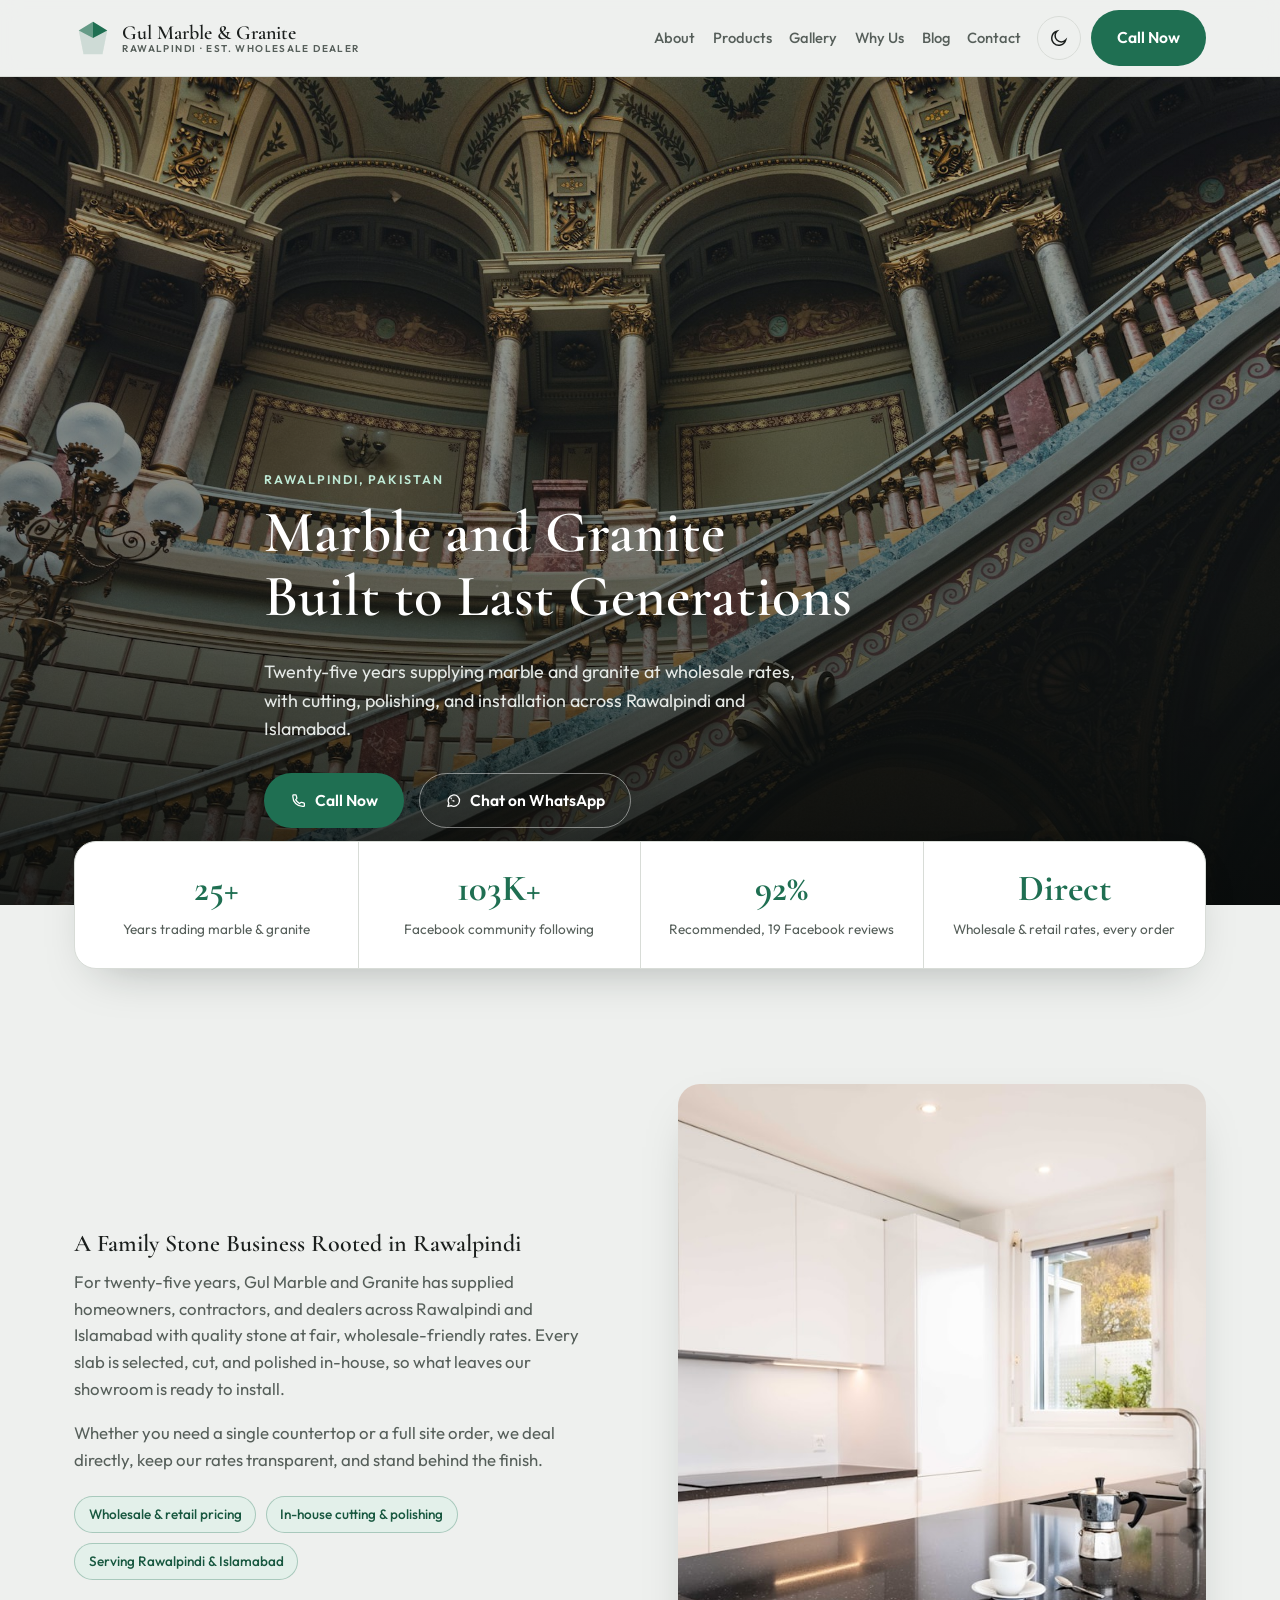
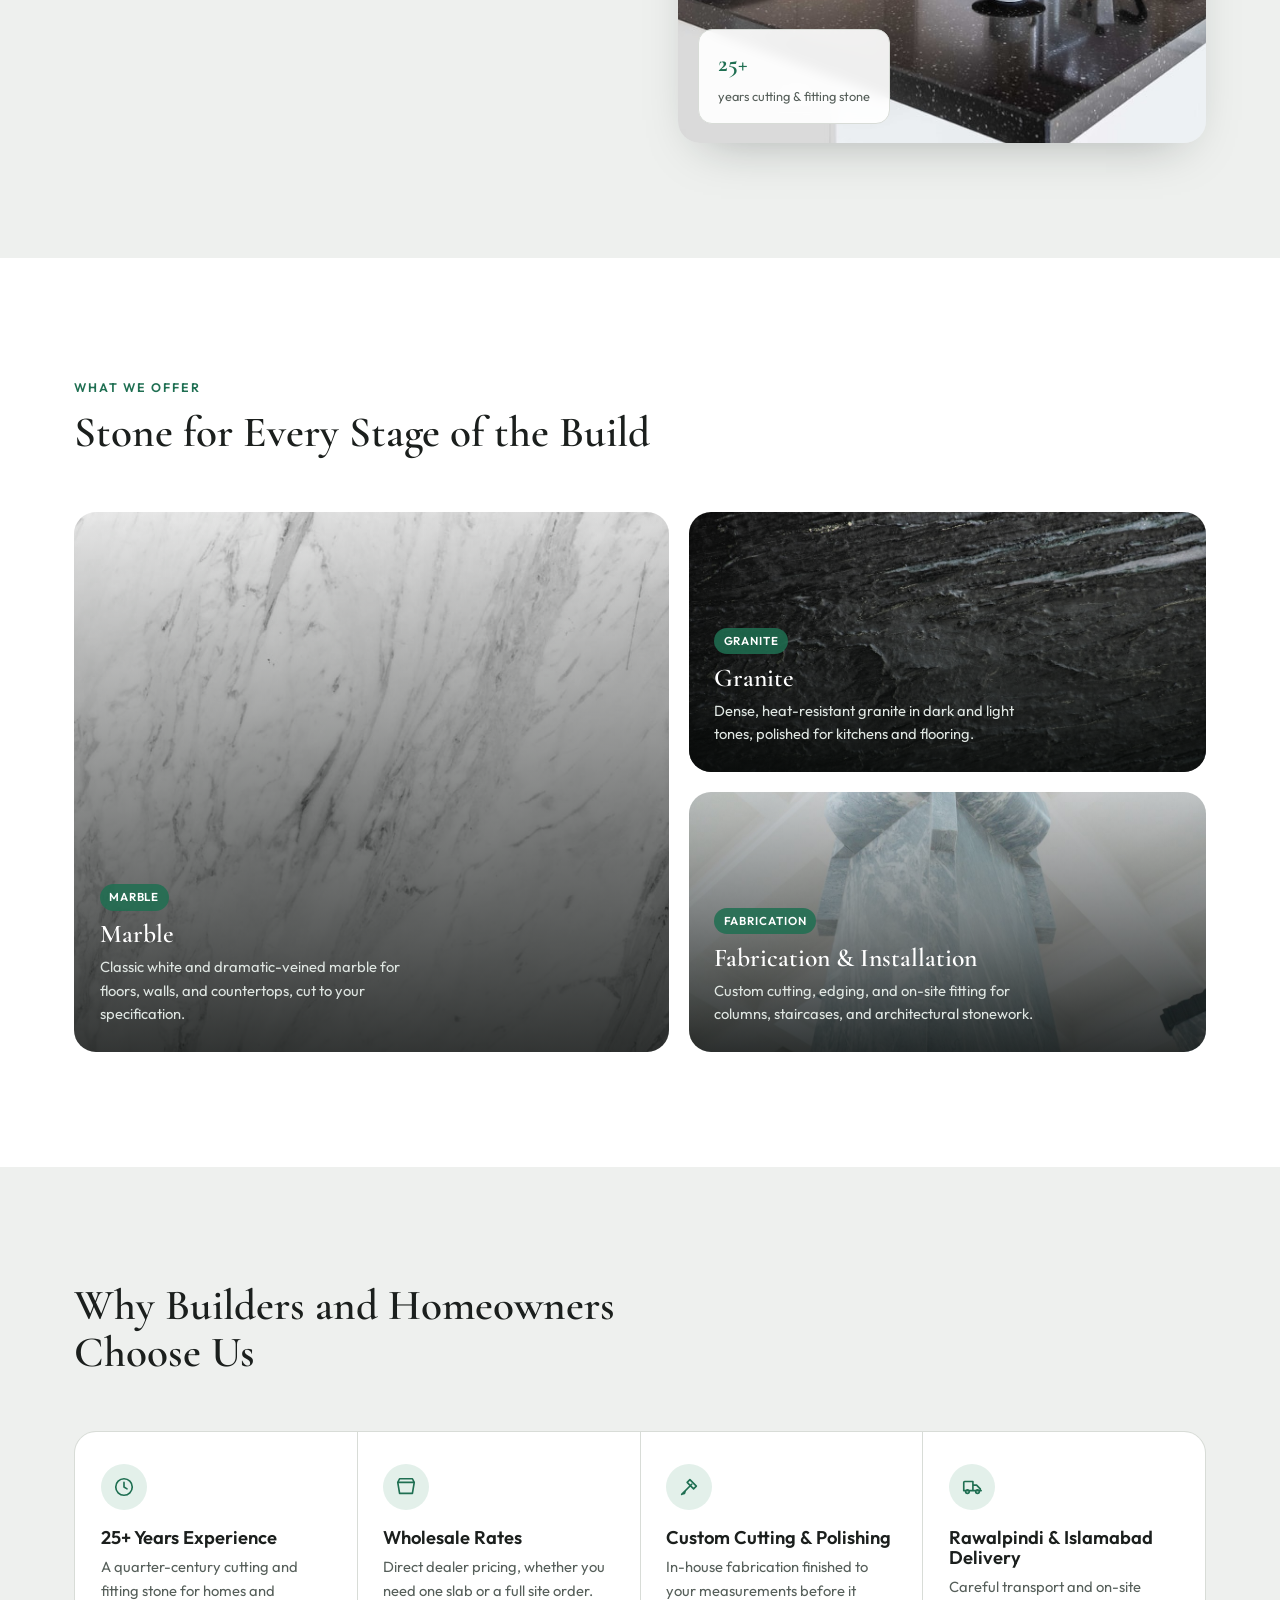
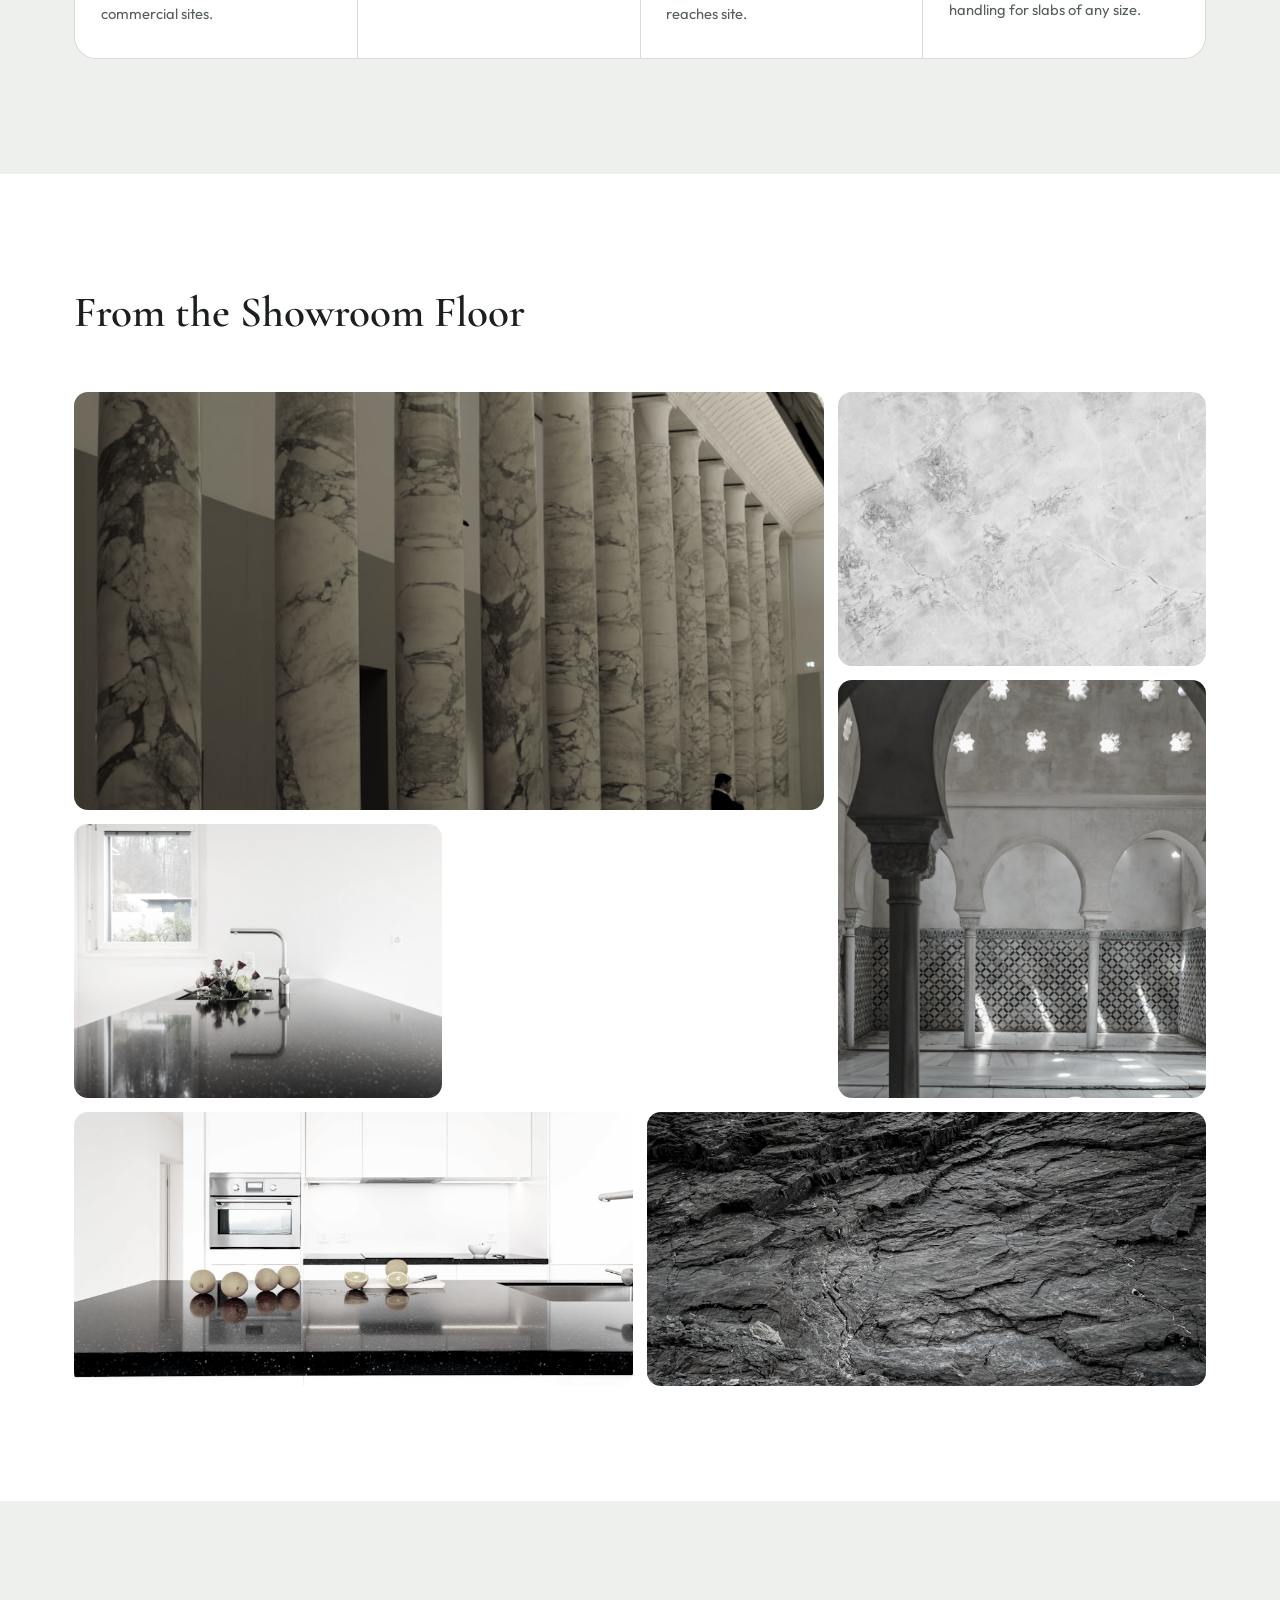
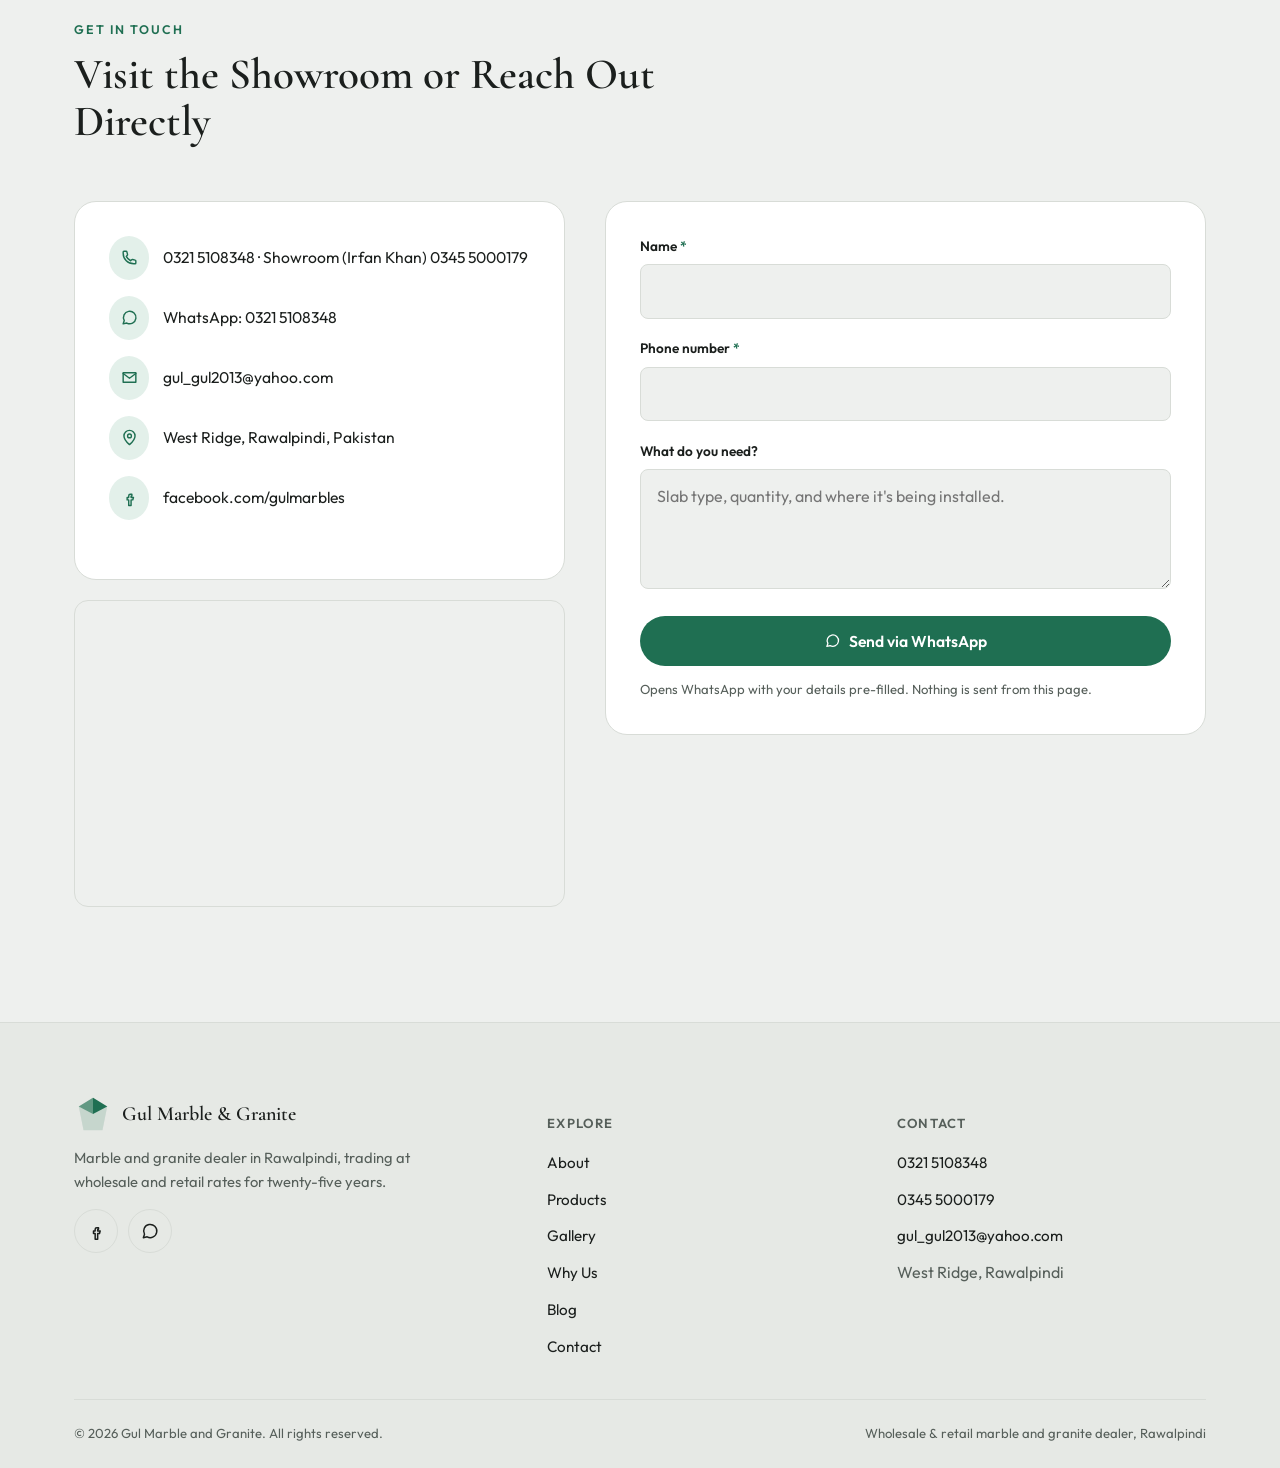
<file: index.html>
<!doctype html>
<html lang="en">
<head>
<meta charset="UTF-8">
<meta name="viewport" content="width=device-width, initial-scale=1">
<title>Gul Marble and Granite | Marble &amp; Granite Dealer in Rawalpindi</title>
<meta name="description" content="Gul Marble and Granite has supplied quality marble and granite at wholesale rates in Rawalpindi for 25 years. Cutting, polishing, and installation for homes and sites across Rawalpindi and Islamabad.">

<link rel="icon" href="data:image/svg+xml,%3Csvg xmlns='http://www.w3.org/2000/svg' viewBox='0 0 24 24'%3E%3Cpolygon points='12,2 21,8 18,22 6,22 3,8' fill='%231f6f52'/%3E%3Cpolygon points='12,2 21,8 12,12' fill='%2317573f'/%3E%3C/svg%3E">

<link rel="preconnect" href="https://fonts.googleapis.com">
<link rel="preconnect" href="https://fonts.gstatic.com" crossorigin>
<link href="https://fonts.googleapis.com/css2?family=Cormorant+Garamond:wght@500;600;700&family=Outfit:wght@400;500;600;700&display=swap" rel="stylesheet">

<link rel="stylesheet" href="assets/css/styles.css">

<script>
  (function(){
    try{
      var saved = localStorage.getItem('gul-theme');
      if(saved){ document.documentElement.setAttribute('data-theme', saved); }
    }catch(e){}
  })();
</script>
</head>
<body>

<a class="visually-hidden" href="#main">Skip to content</a>

<!-- ===================== Header ===================== -->
<header class="site-header">
  <div class="container nav">
    <a href="#top" class="brand" aria-label="Gul Marble and Granite, home">
      <svg class="brand-mark" viewBox="0 0 40 40" fill="none" aria-hidden="true">
        <polygon points="20,3 35,12 30,37 10,37 5,12" fill="currentColor" opacity="0.16"/>
        <polygon points="20,3 35,12 20,20" fill="currentColor"/>
        <polygon points="20,3 5,12 20,20" fill="currentColor" opacity="0.6"/>
      </svg>
      <span class="brand-name">Gul Marble &amp; Granite<small>Rawalpindi &middot; Est. wholesale dealer</small></span>
    </a>

    <ul class="nav-links">
      <li><a href="#about">About</a></li>
      <li><a href="#products">Products</a></li>
      <li><a href="#gallery">Gallery</a></li>
      <li><a href="#why-us">Why Us</a></li>
      <li><a href="/blog/">Blog</a></li>
      <li><a href="#contact">Contact</a></li>
    </ul>

    <div class="nav-actions">
      <button class="icon-btn theme-toggle" id="themeToggle" type="button" aria-label="Toggle dark mode">
        <svg class="moon" viewBox="0 0 24 24" fill="none" stroke="currentColor" stroke-width="1.8" stroke-linecap="round" aria-hidden="true"><path d="M20 14.5A8.5 8.5 0 1 1 9.5 4a7 7 0 0 0 10.5 10.5Z"/></svg>
        <svg class="sun" viewBox="0 0 24 24" fill="none" stroke="currentColor" stroke-width="1.8" stroke-linecap="round" aria-hidden="true"><circle cx="12" cy="12" r="4.2"/><path d="M12 2.5v2.4M12 19.1v2.4M4.4 4.4l1.7 1.7M17.9 17.9l1.7 1.7M2.5 12h2.4M19.1 12h2.4M4.4 19.6l1.7-1.7M17.9 6.1l1.7-1.7"/></svg>
      </button>
      <a href="tel:+923215108348" class="btn btn-primary nav-call-desktop">Call Now</a>
      <button class="nav-toggle" id="navToggle" type="button" aria-label="Open menu" aria-expanded="false" aria-controls="mobilePanel">
        <svg viewBox="0 0 24 24" fill="none" stroke="currentColor" stroke-width="1.8" stroke-linecap="round" aria-hidden="true"><path d="M4 6h16M4 12h16M4 18h16"/></svg>
      </button>
    </div>
  </div>

  <div class="mobile-panel" id="mobilePanel">
    <ul>
      <li><a href="#about">About</a></li>
      <li><a href="#products">Products</a></li>
      <li><a href="#gallery">Gallery</a></li>
      <li><a href="#why-us">Why Us</a></li>
      <li><a href="/blog/">Blog</a></li>
      <li><a href="#contact">Contact</a></li>
    </ul>
    <div class="nav-actions" style="flex-direction:column; align-items:stretch;">
      <a href="tel:+923215108348" class="btn btn-primary btn-block">Call Now &middot; 0321 5108348</a>
      <a href="https://wa.me/923215108348" target="_blank" rel="noopener" class="btn btn-ghost btn-block" style="margin-top:.7rem;">Chat on WhatsApp</a>
    </div>
  </div>
</header>

<main id="main">

  <!-- ===================== Hero ===================== -->
  <section class="hero" id="top">
    <div class="hero-media">
      <img src="assets/img/hero-marble-hall.jpg" alt="Grand marble staircase and columns showcasing fine stonework" loading="eager">
    </div>
    <div class="container hero-inner">
      <span class="eyebrow">Rawalpindi, Pakistan</span>
      <h1>Marble and Granite Built to Last Generations</h1>
      <p>Twenty-five years supplying marble and granite at wholesale rates, with cutting, polishing, and installation across Rawalpindi and Islamabad.</p>
      <div class="hero-ctas">
        <a href="tel:+923215108348" class="btn btn-primary">
          <svg viewBox="0 0 24 24" fill="none" stroke="currentColor" stroke-width="1.8" stroke-linecap="round" stroke-linejoin="round" aria-hidden="true"><path d="M4 5c0-.6.4-1 1-1h2.7c.5 0 .9.3 1 .8l.8 3.3c.1.4 0 .9-.3 1.2L7.9 10.6a13 13 0 0 0 5.5 5.5l1.3-1.3c.3-.3.8-.4 1.2-.3l3.3.8c.5.1.8.5.8 1V19c0 .6-.4 1-1 1h-1.5C9.9 20 4 14.1 4 6.5V5Z"/></svg>
          Call Now
        </a>
        <a href="https://wa.me/923215108348?text=Hi%2C%20I%27d%20like%20to%20ask%20about%20marble%20%2F%20granite%20rates." target="_blank" rel="noopener" class="btn btn-ghost">
          <svg viewBox="0 0 24 24" fill="none" stroke="currentColor" stroke-width="1.8" stroke-linecap="round" stroke-linejoin="round" aria-hidden="true"><path d="M4 20l1.4-4.1A7.9 7.9 0 1 1 8.6 19L4 20Z"/><path d="M8.5 9.8c.3 1.9 2 3.6 3.9 3.9.8.1 1-.5.9-1l-.3-1-1.4-.4-.8.8a5 5 0 0 1-2-2l.8-.8-.4-1.4-1-.3c-.5-.1-1.1.1-1 .9Z" fill="currentColor" stroke="none"/></svg>
          Chat on WhatsApp
        </a>
      </div>
    </div>
  </section>

  <!-- ===================== Stats ===================== -->
  <section class="stats">
    <div class="container">
      <div class="stats-grid reveal">
        <div class="stat">
          <div class="stat-num">25+</div>
          <div class="stat-label">Years trading marble &amp; granite</div>
        </div>
        <div class="stat">
          <div class="stat-num">103K+</div>
          <div class="stat-label">Facebook community following</div>
        </div>
        <div class="stat">
          <div class="stat-num">92%</div>
          <div class="stat-label">Recommended, 19 Facebook reviews</div>
        </div>
        <div class="stat">
          <div class="stat-num">Direct</div>
          <div class="stat-label">Wholesale &amp; retail rates, every order</div>
        </div>
      </div>
    </div>
  </section>

  <!-- ===================== About ===================== -->
  <section class="section" id="about">
    <div class="container about">
      <div class="about-copy reveal">
        <h2>A Family Stone Business Rooted in Rawalpindi</h2>
        <p>For twenty-five years, Gul Marble and Granite has supplied homeowners, contractors, and dealers across Rawalpindi and Islamabad with quality stone at fair, wholesale-friendly rates. Every slab is selected, cut, and polished in-house, so what leaves our showroom is ready to install.</p>
        <p>Whether you need a single countertop or a full site order, we deal directly, keep our rates transparent, and stand behind the finish.</p>
        <ul class="about-tags">
          <li>Wholesale &amp; retail pricing</li>
          <li>In-house cutting &amp; polishing</li>
          <li>Serving Rawalpindi &amp; Islamabad</li>
        </ul>
      </div>
      <div class="about-media reveal">
        <img src="assets/img/about-granite-kitchen.jpg" alt="Kitchen island finished with a polished black granite countertop" loading="lazy">
        <div class="about-badge">
          <strong>25+</strong>
          <span>years cutting &amp; fitting stone</span>
        </div>
      </div>
    </div>
  </section>

  <!-- ===================== Products ===================== -->
  <section class="section surface-alt" id="products">
    <div class="container">
      <div class="section-head reveal">
        <span class="eyebrow">What We Offer</span>
        <h2>Stone for Every Stage of the Build</h2>
      </div>

      <div class="bento reveal">
        <article class="bento-card is-tall">
          <img src="assets/img/cat-marble.jpg" alt="Close-up of white Carrara-style marble with grey veining" loading="lazy">
          <div class="bento-content">
            <span class="bento-tag">Marble</span>
            <h3>Marble</h3>
            <p>Classic white and dramatic-veined marble for floors, walls, and countertops, cut to your specification.</p>
          </div>
        </article>

        <article class="bento-card">
          <img src="assets/img/cat-granite.jpg" alt="Close-up of dark polished granite stone" loading="lazy">
          <div class="bento-content">
            <span class="bento-tag">Granite</span>
            <h3>Granite</h3>
            <p>Dense, heat-resistant granite in dark and light tones, polished for kitchens and flooring.</p>
          </div>
        </article>

        <article class="bento-card">
          <img src="assets/img/cat-wholesale.jpg" alt="Sculptural marble column inside a modern hall" loading="lazy">
          <div class="bento-content">
            <span class="bento-tag">Fabrication</span>
            <h3>Fabrication &amp; Installation</h3>
            <p>Custom cutting, edging, and on-site fitting for columns, staircases, and architectural stonework.</p>
          </div>
        </article>
      </div>
    </div>
  </section>

  <!-- ===================== Why us ===================== -->
  <section class="section" id="why-us">
    <div class="container">
      <div class="section-head reveal">
        <h2>Why Builders and Homeowners Choose Us</h2>
      </div>

      <div class="feature-row reveal">
        <div class="feature">
          <div class="feature-icon">
            <svg viewBox="0 0 24 24" fill="none" stroke="currentColor" stroke-width="1.8" stroke-linecap="round" stroke-linejoin="round" aria-hidden="true"><circle cx="12" cy="12" r="9"/><path d="M12 7v5l3.3 2"/></svg>
          </div>
          <h3>25+ Years Experience</h3>
          <p>A quarter-century cutting and fitting stone for homes and commercial sites.</p>
        </div>
        <div class="feature">
          <div class="feature-icon">
            <svg viewBox="0 0 24 24" fill="none" stroke="currentColor" stroke-width="1.8" stroke-linecap="round" stroke-linejoin="round" aria-hidden="true"><path d="M3 7h18M3 7l2 12h14l2-12M3 7l2-4h14l2 4"/></svg>
          </div>
          <h3>Wholesale Rates</h3>
          <p>Direct dealer pricing, whether you need one slab or a full site order.</p>
        </div>
        <div class="feature">
          <div class="feature-icon">
            <svg viewBox="0 0 24 24" fill="none" stroke="currentColor" stroke-width="1.8" stroke-linecap="round" stroke-linejoin="round" aria-hidden="true"><path d="M4 20 15 9M13 4l7 7-3 3-7-7 3-3ZM4 20l3-1 1-3"/></svg>
          </div>
          <h3>Custom Cutting &amp; Polishing</h3>
          <p>In-house fabrication finished to your measurements before it reaches site.</p>
        </div>
        <div class="feature">
          <div class="feature-icon">
            <svg viewBox="0 0 24 24" fill="none" stroke="currentColor" stroke-width="1.8" stroke-linecap="round" stroke-linejoin="round" aria-hidden="true"><path d="M3 16V7a1 1 0 0 1 1-1h9v10M3 16h10M13 10h4l4 4v2M13 16h9M7 19a2 2 0 1 0 0-4 2 2 0 0 0 0 4ZM18 19a2 2 0 1 0 0-4 2 2 0 0 0 0 4Z"/></svg>
          </div>
          <h3>Rawalpindi &amp; Islamabad Delivery</h3>
          <p>Careful transport and on-site handling for slabs of any size.</p>
        </div>
      </div>
    </div>
  </section>

  <!-- ===================== Gallery ===================== -->
  <section class="section surface-alt" id="gallery">
    <div class="container">
      <div class="section-head reveal">
        <h2>From the Showroom Floor</h2>
      </div>
      <div class="gallery-grid reveal">
        <div class="gallery-item"><img src="assets/img/gallery-3.jpg" alt="Row of marble columns lining a grand hallway" loading="lazy"></div>
        <div class="gallery-item"><img src="assets/img/gallery-1.jpg" alt="Detailed grey and white marble veining" loading="lazy"></div>
        <div class="gallery-item"><img src="assets/img/gallery-5.jpg" alt="Marble arches and mosaic tilework in a traditional interior" loading="lazy"></div>
        <div class="gallery-item"><img src="assets/img/gallery-6.jpg" alt="Polished black granite counter with a modern faucet" loading="lazy"></div>
        <div class="gallery-item"><img src="assets/img/gallery-2.jpg" alt="Modern kitchen finished with a black granite island" loading="lazy"></div>
        <div class="gallery-item"><img src="assets/img/gallery-4.jpg" alt="Raw stone face showing natural mineral layering" loading="lazy"></div>
      </div>
    </div>
  </section>

  <!-- ===================== Contact ===================== -->
  <section class="section" id="contact">
    <div class="container">
      <div class="section-head reveal">
        <span class="eyebrow">Get In Touch</span>
        <h2>Visit the Showroom or Reach Out Directly</h2>
      </div>

      <div class="contact-grid reveal">
        <div>
          <div class="contact-card" style="margin-bottom:20px;">
            <ul class="contact-list">
              <li>
                <a href="tel:+923215108348">
                  <span class="ico"><svg viewBox="0 0 24 24" fill="none" stroke="currentColor" stroke-width="1.8" stroke-linecap="round" stroke-linejoin="round" aria-hidden="true"><path d="M4 5c0-.6.4-1 1-1h2.7c.5 0 .9.3 1 .8l.8 3.3c.1.4 0 .9-.3 1.2L7.9 10.6a13 13 0 0 0 5.5 5.5l1.3-1.3c.3-.3.8-.4 1.2-.3l3.3.8c.5.1.8.5.8 1V19c0 .6-.4 1-1 1h-1.5C9.9 20 4 14.1 4 6.5V5Z"/></svg></span>
                  0321 5108348 &middot; Showroom (Irfan Khan) 0345 5000179
                </a>
              </li>
              <li>
                <a href="https://wa.me/923215108348" target="_blank" rel="noopener">
                  <span class="ico"><svg viewBox="0 0 24 24" fill="none" stroke="currentColor" stroke-width="1.8" stroke-linecap="round" stroke-linejoin="round" aria-hidden="true"><path d="M4 20l1.4-4.1A7.9 7.9 0 1 1 8.6 19L4 20Z"/></svg></span>
                  WhatsApp: 0321 5108348
                </a>
              </li>
              <li>
                <a href="mailto:gul_gul2013@yahoo.com">
                  <span class="ico"><svg viewBox="0 0 24 24" fill="none" stroke="currentColor" stroke-width="1.8" stroke-linecap="round" stroke-linejoin="round" aria-hidden="true"><path d="M4 6h16v12H4V6Z"/><path d="m4 7 8 6 8-6"/></svg></span>
                  gul_gul2013@yahoo.com
                </a>
              </li>
              <li>
                <span>
                  <span class="ico"><svg viewBox="0 0 24 24" fill="none" stroke="currentColor" stroke-width="1.8" stroke-linecap="round" stroke-linejoin="round" aria-hidden="true"><path d="M12 21s-7-6.1-7-11a7 7 0 0 1 14 0c0 4.9-7 11-7 11Z"/><circle cx="12" cy="10" r="2.4"/></svg></span>
                  West Ridge, Rawalpindi, Pakistan
                </span>
              </li>
              <li>
                <a href="https://www.facebook.com/gulmarbles" target="_blank" rel="noopener">
                  <span class="ico"><svg viewBox="0 0 24 24" fill="none" stroke="currentColor" stroke-width="1.8" stroke-linecap="round" stroke-linejoin="round" aria-hidden="true"><path d="M15 8h-2a2 2 0 0 0-2 2v2H9v3h2v7h3v-7h2.2l.8-3H14v-1.5c0-.4.3-.5.6-.5H15V8Z"/></svg></span>
                  facebook.com/gulmarbles
                </a>
              </li>
            </ul>
          </div>
          <div class="map-frame">
            <iframe
              src="https://www.google.com/maps?q=Gul+Marble+and+Granite,+West+Ridge,+Rawalpindi,+Pakistan&output=embed"
              title="Map location of Gul Marble and Granite, West Ridge, Rawalpindi"
              loading="lazy"
              referrerpolicy="no-referrer-when-downgrade"></iframe>
          </div>
        </div>

        <form class="form-card" id="contactForm">
          <div class="field">
            <label for="cf-name">Name <span class="req">*</span></label>
            <input type="text" id="cf-name" name="name" required autocomplete="name">
          </div>
          <div class="field">
            <label for="cf-phone">Phone number <span class="req">*</span></label>
            <input type="tel" id="cf-phone" name="phone" required autocomplete="tel" inputmode="tel">
          </div>
          <div class="field">
            <label for="cf-message">What do you need?</label>
            <textarea id="cf-message" name="message" placeholder="Slab type, quantity, and where it's being installed."></textarea>
          </div>
          <button type="submit" class="btn btn-primary btn-block">
            <svg viewBox="0 0 24 24" fill="none" stroke="currentColor" stroke-width="1.8" stroke-linecap="round" stroke-linejoin="round" aria-hidden="true"><path d="M4 20l1.4-4.1A7.9 7.9 0 1 1 8.6 19L4 20Z"/></svg>
            Send via WhatsApp
          </button>
          <p class="form-note" id="formNote">Opens WhatsApp with your details pre-filled. Nothing is sent from this page.</p>
        </form>
      </div>
    </div>
  </section>

</main>

<!-- ===================== Footer ===================== -->
<footer class="site-footer">
  <div class="container">
    <div class="footer-grid">
      <div class="footer-brand">
        <a href="#top" class="brand" aria-label="Gul Marble and Granite, home">
          <svg class="brand-mark" viewBox="0 0 40 40" fill="none" aria-hidden="true">
            <polygon points="20,3 35,12 30,37 10,37 5,12" fill="currentColor" opacity="0.16"/>
            <polygon points="20,3 35,12 20,20" fill="currentColor"/>
            <polygon points="20,3 5,12 20,20" fill="currentColor" opacity="0.6"/>
          </svg>
          <span class="brand-name">Gul Marble &amp; Granite</span>
        </a>
        <p>Marble and granite dealer in Rawalpindi, trading at wholesale and retail rates for twenty-five years.</p>
        <div class="footer-social">
          <a class="icon-btn" href="https://www.facebook.com/gulmarbles" target="_blank" rel="noopener" aria-label="Gul Marble and Granite on Facebook">
            <svg viewBox="0 0 24 24" fill="none" stroke="currentColor" stroke-width="1.8" stroke-linecap="round" stroke-linejoin="round" aria-hidden="true"><path d="M15 8h-2a2 2 0 0 0-2 2v2H9v3h2v7h3v-7h2.2l.8-3H14v-1.5c0-.4.3-.5.6-.5H15V8Z"/></svg>
          </a>
          <a class="icon-btn" href="https://wa.me/923215108348" target="_blank" rel="noopener" aria-label="Chat with Gul Marble and Granite on WhatsApp">
            <svg viewBox="0 0 24 24" fill="none" stroke="currentColor" stroke-width="1.8" stroke-linecap="round" stroke-linejoin="round" aria-hidden="true"><path d="M4 20l1.4-4.1A7.9 7.9 0 1 1 8.6 19L4 20Z"/></svg>
          </a>
        </div>
      </div>

      <div class="footer-col">
        <h4>Explore</h4>
        <ul>
          <li><a href="#about">About</a></li>
          <li><a href="#products">Products</a></li>
          <li><a href="#gallery">Gallery</a></li>
          <li><a href="#why-us">Why Us</a></li>
          <li><a href="/blog/">Blog</a></li>
          <li><a href="#contact">Contact</a></li>
        </ul>
      </div>

      <div class="footer-col">
        <h4>Contact</h4>
        <ul>
          <li><a href="tel:+923215108348">0321 5108348</a></li>
          <li><a href="tel:+923455000179">0345 5000179</a></li>
          <li><a href="mailto:gul_gul2013@yahoo.com">gul_gul2013@yahoo.com</a></li>
          <li><span style="color:var(--text-muted)">West Ridge, Rawalpindi</span></li>
        </ul>
      </div>
    </div>

    <div class="footer-bottom">
      <span>&copy; <span id="year"></span> Gul Marble and Granite. All rights reserved.</span>
      <span>Wholesale &amp; retail marble and granite dealer, Rawalpindi</span>
    </div>
  </div>
</footer>

<a class="fab-whatsapp" href="https://wa.me/923215108348" target="_blank" rel="noopener" aria-label="Chat on WhatsApp">
  <svg viewBox="0 0 24 24" fill="currentColor" aria-hidden="true"><path d="M12 2a10 10 0 0 0-8.6 15L2 22l5.2-1.4A10 10 0 1 0 12 2Zm5.4 14.2c-.2.6-1.3 1.2-1.9 1.3-.5.1-1.1.1-1.8-.1a15 15 0 0 1-5.4-3.4 15.8 15.8 0 0 1-2.4-3.5c-.5-1-.1-1.6.3-2l.6-.6c.3-.3.5-.5.4-.9-.1-.4-1-2.3-1.3-3.1-.3-.7-.6-.6-.9-.6h-.7c-.2 0-.6.1-1 .5C2.9 4.2 2 5.4 2 7.5c0 2.1 1.5 4.2 1.7 4.5.2.3 3 4.6 7.2 6.4 1 .4 1.8.7 2.4.9 1 .3 1.9.3 2.6.2.8-.1 2.3-1 2.6-1.9.3-.9.3-1.6.2-1.8-.1-.2-.4-.3-.9-.5Z"/></svg>
</a>

<script src="assets/js/main.js"></script>
</body>
</html>
</file>
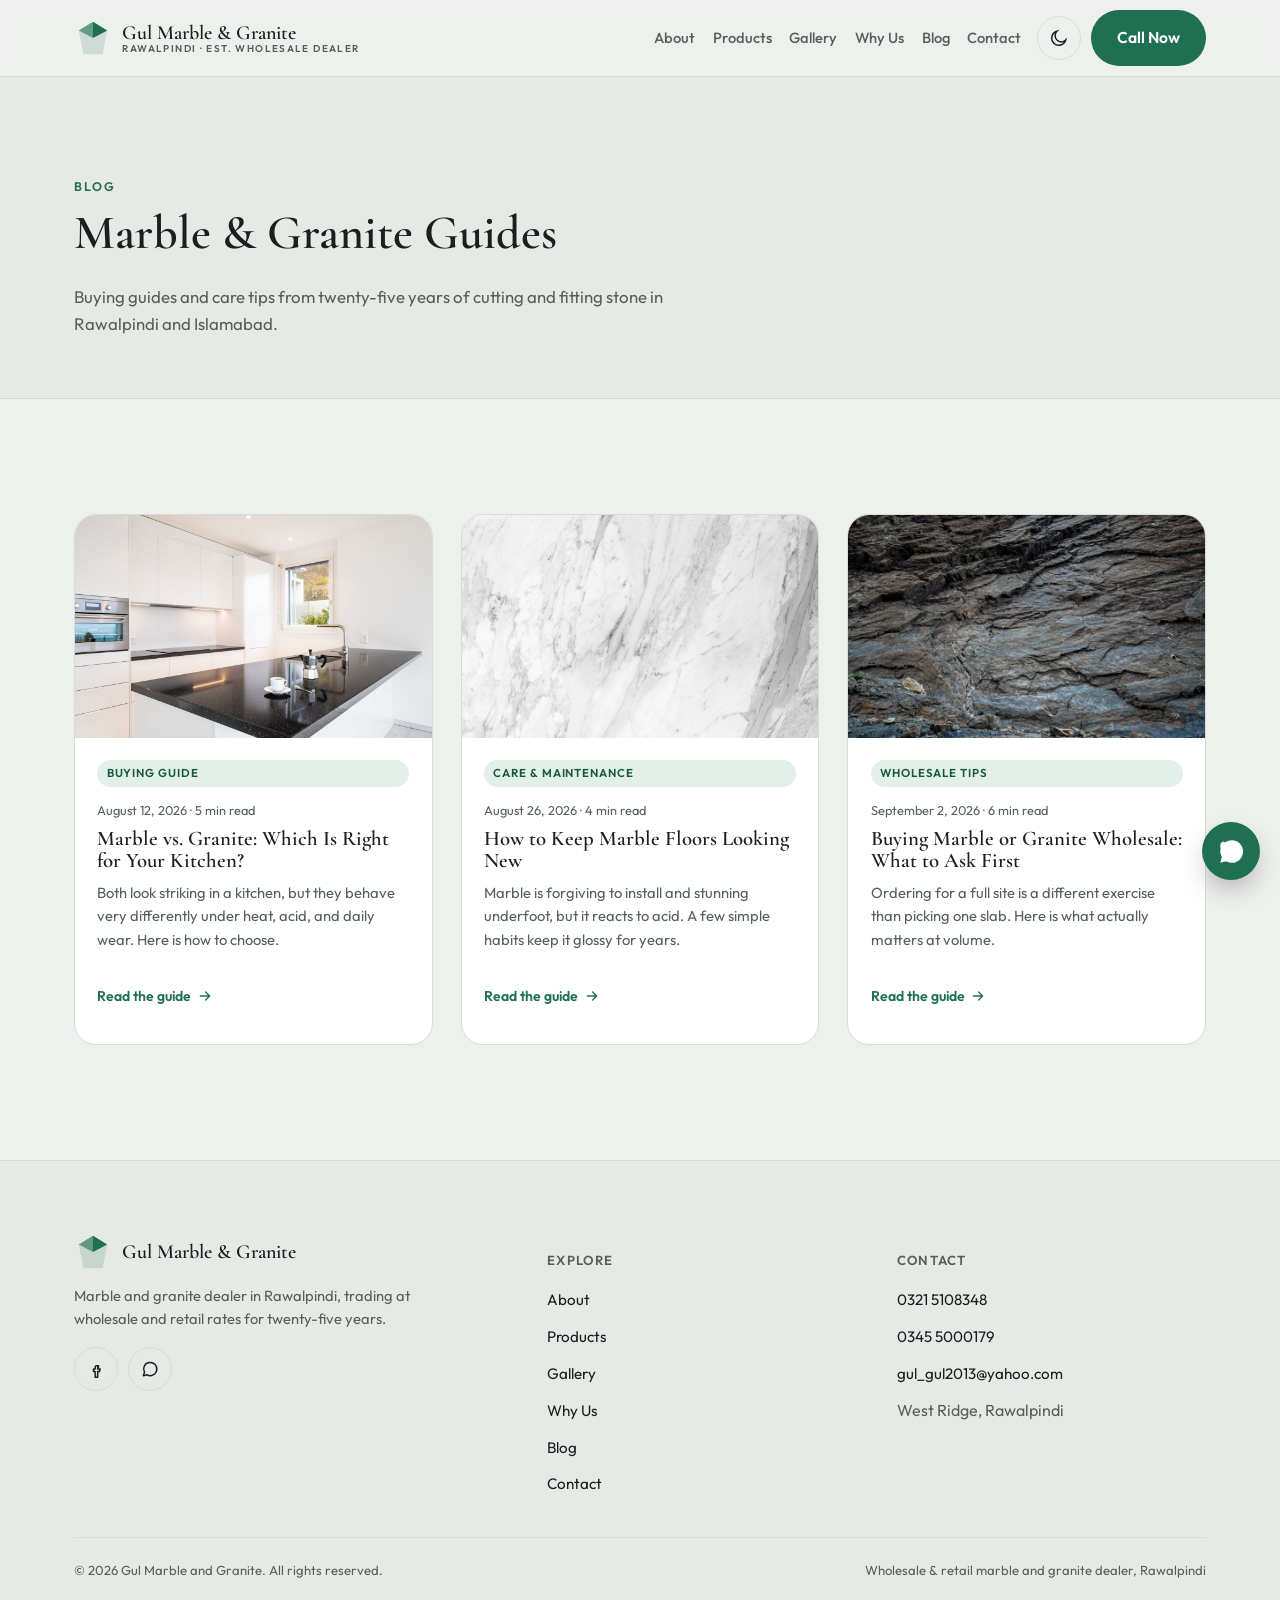
<file: blog/index.html>
<!doctype html>
<html lang="en">
<head>
<meta charset="UTF-8">
<meta name="viewport" content="width=device-width, initial-scale=1">
<title>Blog | Gul Marble and Granite</title>
<meta name="description" content="Buying guides and care tips for marble and granite from Gul Marble and Granite, a wholesale stone dealer in Rawalpindi, Pakistan.">

<link rel="icon" href="data:image/svg+xml,%3Csvg xmlns='http://www.w3.org/2000/svg' viewBox='0 0 24 24'%3E%3Cpolygon points='12,2 21,8 18,22 6,22 3,8' fill='%231f6f52'/%3E%3Cpolygon points='12,2 21,8 12,12' fill='%2317573f'/%3E%3C/svg%3E">

<link rel="preconnect" href="https://fonts.googleapis.com">
<link rel="preconnect" href="https://fonts.gstatic.com" crossorigin>
<link href="https://fonts.googleapis.com/css2?family=Cormorant+Garamond:wght@500;600;700&family=Outfit:wght@400;500;600;700&display=swap" rel="stylesheet">

<link rel="stylesheet" href="/assets/css/styles.css">

<script>
  (function(){
    try{
      var saved = localStorage.getItem('gul-theme');
      if(saved){ document.documentElement.setAttribute('data-theme', saved); }
    }catch(e){}
  })();
</script>
</head>
<body>

<a class="visually-hidden" href="#main">Skip to content</a>

<!-- ===================== Header ===================== -->
<header class="site-header">
  <div class="container nav">
    <a href="/index.html" class="brand" aria-label="Gul Marble and Granite, home">
      <svg class="brand-mark" viewBox="0 0 40 40" fill="none" aria-hidden="true">
        <polygon points="20,3 35,12 30,37 10,37 5,12" fill="currentColor" opacity="0.16"/>
        <polygon points="20,3 35,12 20,20" fill="currentColor"/>
        <polygon points="20,3 5,12 20,20" fill="currentColor" opacity="0.6"/>
      </svg>
      <span class="brand-name">Gul Marble &amp; Granite<small>Rawalpindi &middot; Est. wholesale dealer</small></span>
    </a>

    <ul class="nav-links">
      <li><a href="/index.html#about">About</a></li>
      <li><a href="/index.html#products">Products</a></li>
      <li><a href="/index.html#gallery">Gallery</a></li>
      <li><a href="/index.html#why-us">Why Us</a></li>
      <li><a href="/blog/">Blog</a></li>
      <li><a href="/index.html#contact">Contact</a></li>
    </ul>

    <div class="nav-actions">
      <button class="icon-btn theme-toggle" id="themeToggle" type="button" aria-label="Toggle dark mode">
        <svg class="moon" viewBox="0 0 24 24" fill="none" stroke="currentColor" stroke-width="1.8" stroke-linecap="round" aria-hidden="true"><path d="M20 14.5A8.5 8.5 0 1 1 9.5 4a7 7 0 0 0 10.5 10.5Z"/></svg>
        <svg class="sun" viewBox="0 0 24 24" fill="none" stroke="currentColor" stroke-width="1.8" stroke-linecap="round" aria-hidden="true"><circle cx="12" cy="12" r="4.2"/><path d="M12 2.5v2.4M12 19.1v2.4M4.4 4.4l1.7 1.7M17.9 17.9l1.7 1.7M2.5 12h2.4M19.1 12h2.4M4.4 19.6l1.7-1.7M17.9 6.1l1.7-1.7"/></svg>
      </button>
      <a href="tel:+923215108348" class="btn btn-primary nav-call-desktop">Call Now</a>
      <button class="nav-toggle" id="navToggle" type="button" aria-label="Open menu" aria-expanded="false" aria-controls="mobilePanel">
        <svg viewBox="0 0 24 24" fill="none" stroke="currentColor" stroke-width="1.8" stroke-linecap="round" aria-hidden="true"><path d="M4 6h16M4 12h16M4 18h16"/></svg>
      </button>
    </div>
  </div>

  <div class="mobile-panel" id="mobilePanel">
    <ul>
      <li><a href="/index.html#about">About</a></li>
      <li><a href="/index.html#products">Products</a></li>
      <li><a href="/index.html#gallery">Gallery</a></li>
      <li><a href="/index.html#why-us">Why Us</a></li>
      <li><a href="/blog/">Blog</a></li>
      <li><a href="/index.html#contact">Contact</a></li>
    </ul>
    <div class="nav-actions" style="flex-direction:column; align-items:stretch;">
      <a href="tel:+923215108348" class="btn btn-primary btn-block">Call Now &middot; 0321 5108348</a>
      <a href="https://wa.me/923215108348" target="_blank" rel="noopener" class="btn btn-ghost btn-block" style="margin-top:.7rem;">Chat on WhatsApp</a>
    </div>
  </div>
</header>

<main id="main">

  <!-- ===================== Page hero ===================== -->
  <section class="page-hero">
    <div class="container">
      <span class="eyebrow">Blog</span>
      <h1>Marble &amp; Granite Guides</h1>
      <p>Buying guides and care tips from twenty-five years of cutting and fitting stone in Rawalpindi and Islamabad.</p>
    </div>
  </section>

  <!-- ===================== Blog listing ===================== -->
  <section class="section">
    <div class="container">
      <div class="blog-grid reveal">

        <article class="blog-card">
          <a class="blog-card-media" href="/blog/marble-vs-granite-kitchen-guide.html">
            <img src="/assets/img/about-granite-kitchen.jpg" alt="Kitchen island finished with a polished black granite countertop" loading="lazy">
          </a>
          <div class="blog-card-body">
            <span class="tag-pill">Buying Guide</span>
            <div class="blog-meta">August 12, 2026 &middot; 5 min read</div>
            <h3><a href="/blog/marble-vs-granite-kitchen-guide.html">Marble vs. Granite: Which Is Right for Your Kitchen?</a></h3>
            <p>Both look striking in a kitchen, but they behave very differently under heat, acid, and daily wear. Here is how to choose.</p>
            <a class="blog-card-link" href="/blog/marble-vs-granite-kitchen-guide.html">
              Read the guide
              <svg viewBox="0 0 24 24" fill="none" stroke="currentColor" stroke-width="2" stroke-linecap="round" stroke-linejoin="round" aria-hidden="true"><path d="M5 12h14M13 6l6 6-6 6"/></svg>
            </a>
          </div>
        </article>

        <article class="blog-card">
          <a class="blog-card-media" href="/blog/marble-floor-care-guide.html">
            <img src="/assets/img/cat-marble.jpg" alt="Close-up of white Carrara-style marble with grey veining" loading="lazy">
          </a>
          <div class="blog-card-body">
            <span class="tag-pill">Care &amp; Maintenance</span>
            <div class="blog-meta">August 26, 2026 &middot; 4 min read</div>
            <h3><a href="/blog/marble-floor-care-guide.html">How to Keep Marble Floors Looking New</a></h3>
            <p>Marble is forgiving to install and stunning underfoot, but it reacts to acid. A few simple habits keep it glossy for years.</p>
            <a class="blog-card-link" href="/blog/marble-floor-care-guide.html">
              Read the guide
              <svg viewBox="0 0 24 24" fill="none" stroke="currentColor" stroke-width="2" stroke-linecap="round" stroke-linejoin="round" aria-hidden="true"><path d="M5 12h14M13 6l6 6-6 6"/></svg>
            </a>
          </div>
        </article>

        <article class="blog-card">
          <a class="blog-card-media" href="/blog/wholesale-buying-guide.html">
            <img src="/assets/img/gallery-4.jpg" alt="Raw stone face showing natural mineral layering" loading="lazy">
          </a>
          <div class="blog-card-body">
            <span class="tag-pill">Wholesale Tips</span>
            <div class="blog-meta">September 2, 2026 &middot; 6 min read</div>
            <h3><a href="/blog/wholesale-buying-guide.html">Buying Marble or Granite Wholesale: What to Ask First</a></h3>
            <p>Ordering for a full site is a different exercise than picking one slab. Here is what actually matters at volume.</p>
            <a class="blog-card-link" href="/blog/wholesale-buying-guide.html">
              Read the guide
              <svg viewBox="0 0 24 24" fill="none" stroke="currentColor" stroke-width="2" stroke-linecap="round" stroke-linejoin="round" aria-hidden="true"><path d="M5 12h14M13 6l6 6-6 6"/></svg>
            </a>
          </div>
        </article>

      </div>
    </div>
  </section>

</main>

<!-- ===================== Footer ===================== -->
<footer class="site-footer">
  <div class="container">
    <div class="footer-grid">
      <div class="footer-brand">
        <a href="/index.html" class="brand" aria-label="Gul Marble and Granite, home">
          <svg class="brand-mark" viewBox="0 0 40 40" fill="none" aria-hidden="true">
            <polygon points="20,3 35,12 30,37 10,37 5,12" fill="currentColor" opacity="0.16"/>
            <polygon points="20,3 35,12 20,20" fill="currentColor"/>
            <polygon points="20,3 5,12 20,20" fill="currentColor" opacity="0.6"/>
          </svg>
          <span class="brand-name">Gul Marble &amp; Granite</span>
        </a>
        <p>Marble and granite dealer in Rawalpindi, trading at wholesale and retail rates for twenty-five years.</p>
        <div class="footer-social">
          <a class="icon-btn" href="https://www.facebook.com/gulmarbles" target="_blank" rel="noopener" aria-label="Gul Marble and Granite on Facebook">
            <svg viewBox="0 0 24 24" fill="none" stroke="currentColor" stroke-width="1.8" stroke-linecap="round" stroke-linejoin="round" aria-hidden="true"><path d="M15 8h-2a2 2 0 0 0-2 2v2H9v3h2v7h3v-7h2.2l.8-3H14v-1.5c0-.4.3-.5.6-.5H15V8Z"/></svg>
          </a>
          <a class="icon-btn" href="https://wa.me/923215108348" target="_blank" rel="noopener" aria-label="Chat with Gul Marble and Granite on WhatsApp">
            <svg viewBox="0 0 24 24" fill="none" stroke="currentColor" stroke-width="1.8" stroke-linecap="round" stroke-linejoin="round" aria-hidden="true"><path d="M4 20l1.4-4.1A7.9 7.9 0 1 1 8.6 19L4 20Z"/></svg>
          </a>
        </div>
      </div>

      <div class="footer-col">
        <h4>Explore</h4>
        <ul>
          <li><a href="/index.html#about">About</a></li>
          <li><a href="/index.html#products">Products</a></li>
          <li><a href="/index.html#gallery">Gallery</a></li>
          <li><a href="/index.html#why-us">Why Us</a></li>
          <li><a href="/blog/">Blog</a></li>
          <li><a href="/index.html#contact">Contact</a></li>
        </ul>
      </div>

      <div class="footer-col">
        <h4>Contact</h4>
        <ul>
          <li><a href="tel:+923215108348">0321 5108348</a></li>
          <li><a href="tel:+923455000179">0345 5000179</a></li>
          <li><a href="mailto:gul_gul2013@yahoo.com">gul_gul2013@yahoo.com</a></li>
          <li><span style="color:var(--text-muted)">West Ridge, Rawalpindi</span></li>
        </ul>
      </div>
    </div>

    <div class="footer-bottom">
      <span>&copy; <span id="year"></span> Gul Marble and Granite. All rights reserved.</span>
      <span>Wholesale &amp; retail marble and granite dealer, Rawalpindi</span>
    </div>
  </div>
</footer>

<a class="fab-whatsapp" href="https://wa.me/923215108348" target="_blank" rel="noopener" aria-label="Chat on WhatsApp">
  <svg viewBox="0 0 24 24" fill="currentColor" aria-hidden="true"><path d="M12 2a10 10 0 0 0-8.6 15L2 22l5.2-1.4A10 10 0 1 0 12 2Zm5.4 14.2c-.2.6-1.3 1.2-1.9 1.3-.5.1-1.1.1-1.8-.1a15 15 0 0 1-5.4-3.4 15.8 15.8 0 0 1-2.4-3.5c-.5-1-.1-1.6.3-2l.6-.6c.3-.3.5-.5.4-.9-.1-.4-1-2.3-1.3-3.1-.3-.7-.6-.6-.9-.6h-.7c-.2 0-.6.1-1 .5C2.9 4.2 2 5.4 2 7.5c0 2.1 1.5 4.2 1.7 4.5.2.3 3 4.6 7.2 6.4 1 .4 1.8.7 2.4.9 1 .3 1.9.3 2.6.2.8-.1 2.3-1 2.6-1.9.3-.9.3-1.6.2-1.8-.1-.2-.4-.3-.9-.5Z"/></svg>
</a>

<script src="/assets/js/main.js"></script>
</body>
</html>
</file>
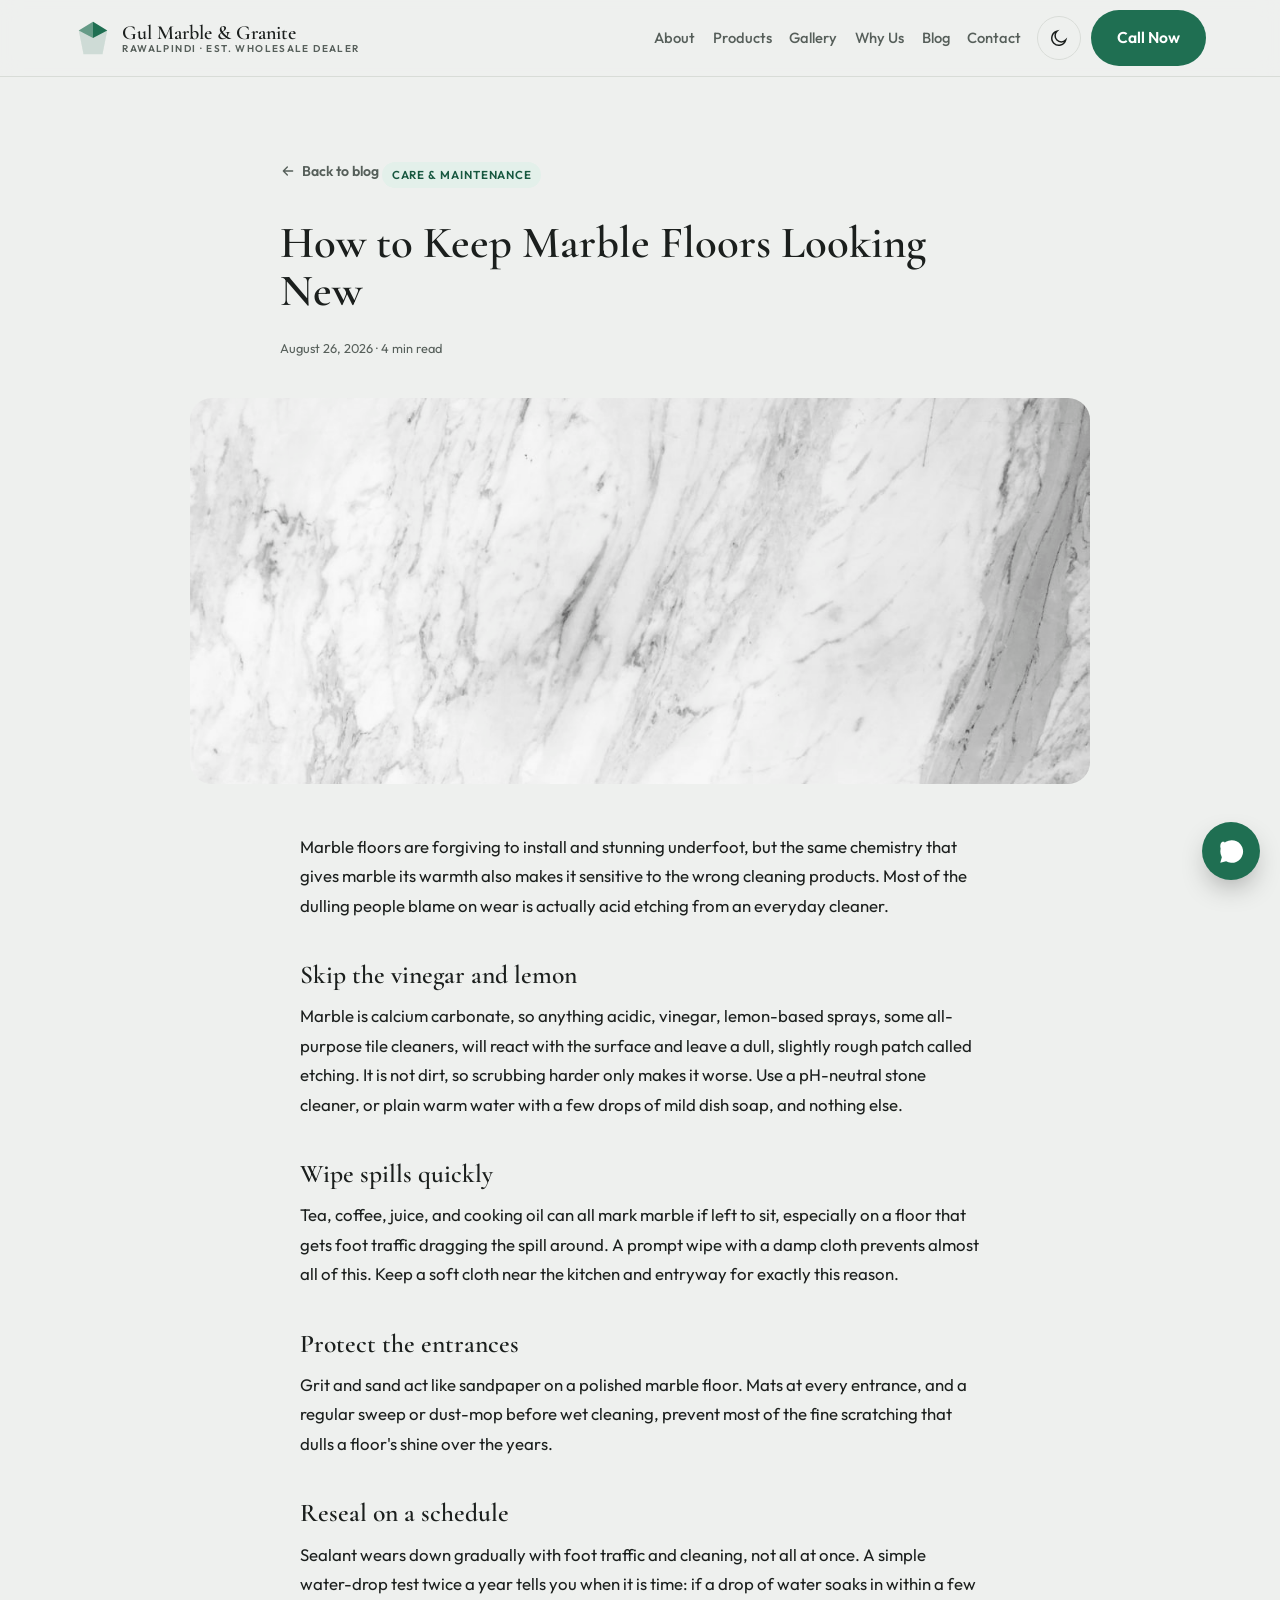
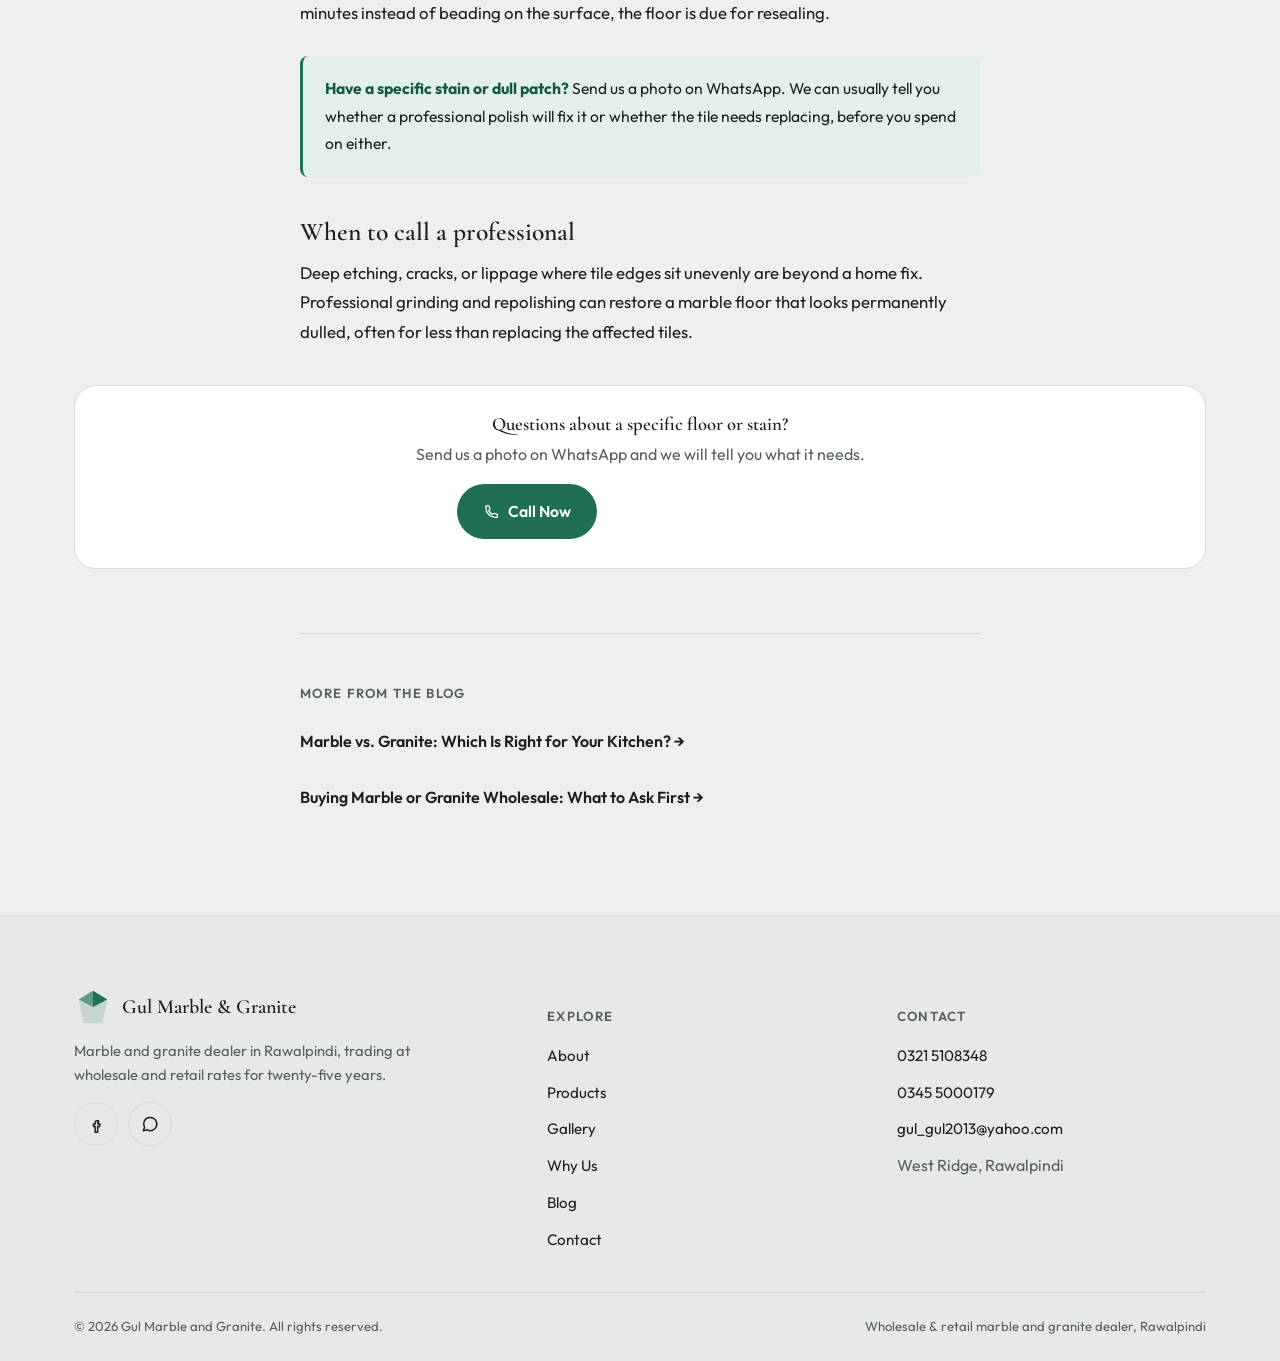
<file: blog/marble-floor-care-guide.html>
<!doctype html>
<html lang="en">
<head>
<meta charset="UTF-8">
<meta name="viewport" content="width=device-width, initial-scale=1">
<title>How to Keep Marble Floors Looking New | Gul Marble and Granite</title>
<meta name="description" content="A practical marble floor care guide: what actually causes dulling, safe cleaning products, and how to tell when a floor needs resealing.">

<link rel="icon" href="data:image/svg+xml,%3Csvg xmlns='http://www.w3.org/2000/svg' viewBox='0 0 24 24'%3E%3Cpolygon points='12,2 21,8 18,22 6,22 3,8' fill='%231f6f52'/%3E%3Cpolygon points='12,2 21,8 12,12' fill='%2317573f'/%3E%3C/svg%3E">

<link rel="preconnect" href="https://fonts.googleapis.com">
<link rel="preconnect" href="https://fonts.gstatic.com" crossorigin>
<link href="https://fonts.googleapis.com/css2?family=Cormorant+Garamond:wght@500;600;700&family=Outfit:wght@400;500;600;700&display=swap" rel="stylesheet">

<link rel="stylesheet" href="/assets/css/styles.css">

<script>
  (function(){
    try{
      var saved = localStorage.getItem('gul-theme');
      if(saved){ document.documentElement.setAttribute('data-theme', saved); }
    }catch(e){}
  })();
</script>
</head>
<body>

<a class="visually-hidden" href="#main">Skip to content</a>

<header class="site-header">
  <div class="container nav">
    <a href="/index.html" class="brand" aria-label="Gul Marble and Granite, home">
      <svg class="brand-mark" viewBox="0 0 40 40" fill="none" aria-hidden="true">
        <polygon points="20,3 35,12 30,37 10,37 5,12" fill="currentColor" opacity="0.16"/>
        <polygon points="20,3 35,12 20,20" fill="currentColor"/>
        <polygon points="20,3 5,12 20,20" fill="currentColor" opacity="0.6"/>
      </svg>
      <span class="brand-name">Gul Marble &amp; Granite<small>Rawalpindi &middot; Est. wholesale dealer</small></span>
    </a>

    <ul class="nav-links">
      <li><a href="/index.html#about">About</a></li>
      <li><a href="/index.html#products">Products</a></li>
      <li><a href="/index.html#gallery">Gallery</a></li>
      <li><a href="/index.html#why-us">Why Us</a></li>
      <li><a href="/blog/">Blog</a></li>
      <li><a href="/index.html#contact">Contact</a></li>
    </ul>

    <div class="nav-actions">
      <button class="icon-btn theme-toggle" id="themeToggle" type="button" aria-label="Toggle dark mode">
        <svg class="moon" viewBox="0 0 24 24" fill="none" stroke="currentColor" stroke-width="1.8" stroke-linecap="round" aria-hidden="true"><path d="M20 14.5A8.5 8.5 0 1 1 9.5 4a7 7 0 0 0 10.5 10.5Z"/></svg>
        <svg class="sun" viewBox="0 0 24 24" fill="none" stroke="currentColor" stroke-width="1.8" stroke-linecap="round" aria-hidden="true"><circle cx="12" cy="12" r="4.2"/><path d="M12 2.5v2.4M12 19.1v2.4M4.4 4.4l1.7 1.7M17.9 17.9l1.7 1.7M2.5 12h2.4M19.1 12h2.4M4.4 19.6l1.7-1.7M17.9 6.1l1.7-1.7"/></svg>
      </button>
      <a href="tel:+923215108348" class="btn btn-primary nav-call-desktop">Call Now</a>
      <button class="nav-toggle" id="navToggle" type="button" aria-label="Open menu" aria-expanded="false" aria-controls="mobilePanel">
        <svg viewBox="0 0 24 24" fill="none" stroke="currentColor" stroke-width="1.8" stroke-linecap="round" aria-hidden="true"><path d="M4 6h16M4 12h16M4 18h16"/></svg>
      </button>
    </div>
  </div>

  <div class="mobile-panel" id="mobilePanel">
    <ul>
      <li><a href="/index.html#about">About</a></li>
      <li><a href="/index.html#products">Products</a></li>
      <li><a href="/index.html#gallery">Gallery</a></li>
      <li><a href="/index.html#why-us">Why Us</a></li>
      <li><a href="/blog/">Blog</a></li>
      <li><a href="/index.html#contact">Contact</a></li>
    </ul>
    <div class="nav-actions" style="flex-direction:column; align-items:stretch;">
      <a href="tel:+923215108348" class="btn btn-primary btn-block">Call Now &middot; 0321 5108348</a>
      <a href="https://wa.me/923215108348" target="_blank" rel="noopener" class="btn btn-ghost btn-block" style="margin-top:.7rem;">Chat on WhatsApp</a>
    </div>
  </div>
</header>

<main id="main">
  <article class="article">
    <div class="container">
      <div class="article-header reveal">
        <a class="back-link" href="/blog/">
          <svg viewBox="0 0 24 24" fill="none" stroke="currentColor" stroke-width="2" stroke-linecap="round" stroke-linejoin="round" aria-hidden="true"><path d="M19 12H5M11 6l-6 6 6 6"/></svg>
          Back to blog
        </a>
        <span class="tag-pill">Care &amp; Maintenance</span>
        <h1 style="margin-top:.5rem;">How to Keep Marble Floors Looking New</h1>
        <div class="blog-meta">August 26, 2026 &middot; 4 min read</div>
      </div>

      <div class="article-cover reveal">
        <img src="/assets/img/cat-marble.jpg" alt="Close-up of white Carrara-style marble with grey veining" loading="eager">
      </div>

      <div class="prose reveal">
        <p>Marble floors are forgiving to install and stunning underfoot, but the same chemistry that gives marble its warmth also makes it sensitive to the wrong cleaning products. Most of the dulling people blame on wear is actually acid etching from an everyday cleaner.</p>

        <h2>Skip the vinegar and lemon</h2>
        <p>Marble is calcium carbonate, so anything acidic, vinegar, lemon-based sprays, some all-purpose tile cleaners, will react with the surface and leave a dull, slightly rough patch called etching. It is not dirt, so scrubbing harder only makes it worse. Use a pH-neutral stone cleaner, or plain warm water with a few drops of mild dish soap, and nothing else.</p>

        <h2>Wipe spills quickly</h2>
        <p>Tea, coffee, juice, and cooking oil can all mark marble if left to sit, especially on a floor that gets foot traffic dragging the spill around. A prompt wipe with a damp cloth prevents almost all of this. Keep a soft cloth near the kitchen and entryway for exactly this reason.</p>

        <h2>Protect the entrances</h2>
        <p>Grit and sand act like sandpaper on a polished marble floor. Mats at every entrance, and a regular sweep or dust-mop before wet cleaning, prevent most of the fine scratching that dulls a floor's shine over the years.</p>

        <h2>Reseal on a schedule</h2>
        <p>Sealant wears down gradually with foot traffic and cleaning, not all at once. A simple water-drop test twice a year tells you when it is time: if a drop of water soaks in within a few minutes instead of beading on the surface, the floor is due for resealing.</p>

        <div class="callout">
          <p><strong>Have a specific stain or dull patch?</strong> Send us a photo on WhatsApp. We can usually tell you whether a professional polish will fix it or whether the tile needs replacing, before you spend on either.</p>
        </div>

        <h2>When to call a professional</h2>
        <p>Deep etching, cracks, or lippage where tile edges sit unevenly are beyond a home fix. Professional grinding and repolishing can restore a marble floor that looks permanently dulled, often for less than replacing the affected tiles.</p>
      </div>

      <div class="article-cta reveal">
        <h3>Questions about a specific floor or stain?</h3>
        <p>Send us a photo on WhatsApp and we will tell you what it needs.</p>
        <div class="hero-ctas">
          <a href="tel:+923215108348" class="btn btn-primary">
            <svg viewBox="0 0 24 24" fill="none" stroke="currentColor" stroke-width="1.8" stroke-linecap="round" stroke-linejoin="round" aria-hidden="true"><path d="M4 5c0-.6.4-1 1-1h2.7c.5 0 .9.3 1 .8l.8 3.3c.1.4 0 .9-.3 1.2L7.9 10.6a13 13 0 0 0 5.5 5.5l1.3-1.3c.3-.3.8-.4 1.2-.3l3.3.8c.5.1.8.5.8 1V19c0 .6-.4 1-1 1h-1.5C9.9 20 4 14.1 4 6.5V5Z"/></svg>
            Call Now
          </a>
          <a href="https://wa.me/923215108348?text=Hi%2C%20I%20have%20a%20question%20about%20caring%20for%20my%20marble%20floor." target="_blank" rel="noopener" class="btn btn-ghost">
            <svg viewBox="0 0 24 24" fill="none" stroke="currentColor" stroke-width="1.8" stroke-linecap="round" stroke-linejoin="round" aria-hidden="true"><path d="M4 20l1.4-4.1A7.9 7.9 0 1 1 8.6 19L4 20Z"/></svg>
            Chat on WhatsApp
          </a>
        </div>
      </div>

      <nav class="more-posts reveal" aria-label="More posts">
        <h4>More from the blog</h4>
        <ul>
          <li><a href="/blog/marble-vs-granite-kitchen-guide.html">Marble vs. Granite: Which Is Right for Your Kitchen? &rarr;</a></li>
          <li><a href="/blog/wholesale-buying-guide.html">Buying Marble or Granite Wholesale: What to Ask First &rarr;</a></li>
        </ul>
      </nav>
    </div>
  </article>
</main>

<footer class="site-footer">
  <div class="container">
    <div class="footer-grid">
      <div class="footer-brand">
        <a href="/index.html" class="brand" aria-label="Gul Marble and Granite, home">
          <svg class="brand-mark" viewBox="0 0 40 40" fill="none" aria-hidden="true">
            <polygon points="20,3 35,12 30,37 10,37 5,12" fill="currentColor" opacity="0.16"/>
            <polygon points="20,3 35,12 20,20" fill="currentColor"/>
            <polygon points="20,3 5,12 20,20" fill="currentColor" opacity="0.6"/>
          </svg>
          <span class="brand-name">Gul Marble &amp; Granite</span>
        </a>
        <p>Marble and granite dealer in Rawalpindi, trading at wholesale and retail rates for twenty-five years.</p>
        <div class="footer-social">
          <a class="icon-btn" href="https://www.facebook.com/gulmarbles" target="_blank" rel="noopener" aria-label="Gul Marble and Granite on Facebook">
            <svg viewBox="0 0 24 24" fill="none" stroke="currentColor" stroke-width="1.8" stroke-linecap="round" stroke-linejoin="round" aria-hidden="true"><path d="M15 8h-2a2 2 0 0 0-2 2v2H9v3h2v7h3v-7h2.2l.8-3H14v-1.5c0-.4.3-.5.6-.5H15V8Z"/></svg>
          </a>
          <a class="icon-btn" href="https://wa.me/923215108348" target="_blank" rel="noopener" aria-label="Chat with Gul Marble and Granite on WhatsApp">
            <svg viewBox="0 0 24 24" fill="none" stroke="currentColor" stroke-width="1.8" stroke-linecap="round" stroke-linejoin="round" aria-hidden="true"><path d="M4 20l1.4-4.1A7.9 7.9 0 1 1 8.6 19L4 20Z"/></svg>
          </a>
        </div>
      </div>

      <div class="footer-col">
        <h4>Explore</h4>
        <ul>
          <li><a href="/index.html#about">About</a></li>
          <li><a href="/index.html#products">Products</a></li>
          <li><a href="/index.html#gallery">Gallery</a></li>
          <li><a href="/index.html#why-us">Why Us</a></li>
          <li><a href="/blog/">Blog</a></li>
          <li><a href="/index.html#contact">Contact</a></li>
        </ul>
      </div>

      <div class="footer-col">
        <h4>Contact</h4>
        <ul>
          <li><a href="tel:+923215108348">0321 5108348</a></li>
          <li><a href="tel:+923455000179">0345 5000179</a></li>
          <li><a href="mailto:gul_gul2013@yahoo.com">gul_gul2013@yahoo.com</a></li>
          <li><span style="color:var(--text-muted)">West Ridge, Rawalpindi</span></li>
        </ul>
      </div>
    </div>

    <div class="footer-bottom">
      <span>&copy; <span id="year"></span> Gul Marble and Granite. All rights reserved.</span>
      <span>Wholesale &amp; retail marble and granite dealer, Rawalpindi</span>
    </div>
  </div>
</footer>

<a class="fab-whatsapp" href="https://wa.me/923215108348" target="_blank" rel="noopener" aria-label="Chat on WhatsApp">
  <svg viewBox="0 0 24 24" fill="currentColor" aria-hidden="true"><path d="M12 2a10 10 0 0 0-8.6 15L2 22l5.2-1.4A10 10 0 1 0 12 2Zm5.4 14.2c-.2.6-1.3 1.2-1.9 1.3-.5.1-1.1.1-1.8-.1a15 15 0 0 1-5.4-3.4 15.8 15.8 0 0 1-2.4-3.5c-.5-1-.1-1.6.3-2l.6-.6c.3-.3.5-.5.4-.9-.1-.4-1-2.3-1.3-3.1-.3-.7-.6-.6-.9-.6h-.7c-.2 0-.6.1-1 .5C2.9 4.2 2 5.4 2 7.5c0 2.1 1.5 4.2 1.7 4.5.2.3 3 4.6 7.2 6.4 1 .4 1.8.7 2.4.9 1 .3 1.9.3 2.6.2.8-.1 2.3-1 2.6-1.9.3-.9.3-1.6.2-1.8-.1-.2-.4-.3-.9-.5Z"/></svg>
</a>

<script src="/assets/js/main.js"></script>
</body>
</html>
</file>
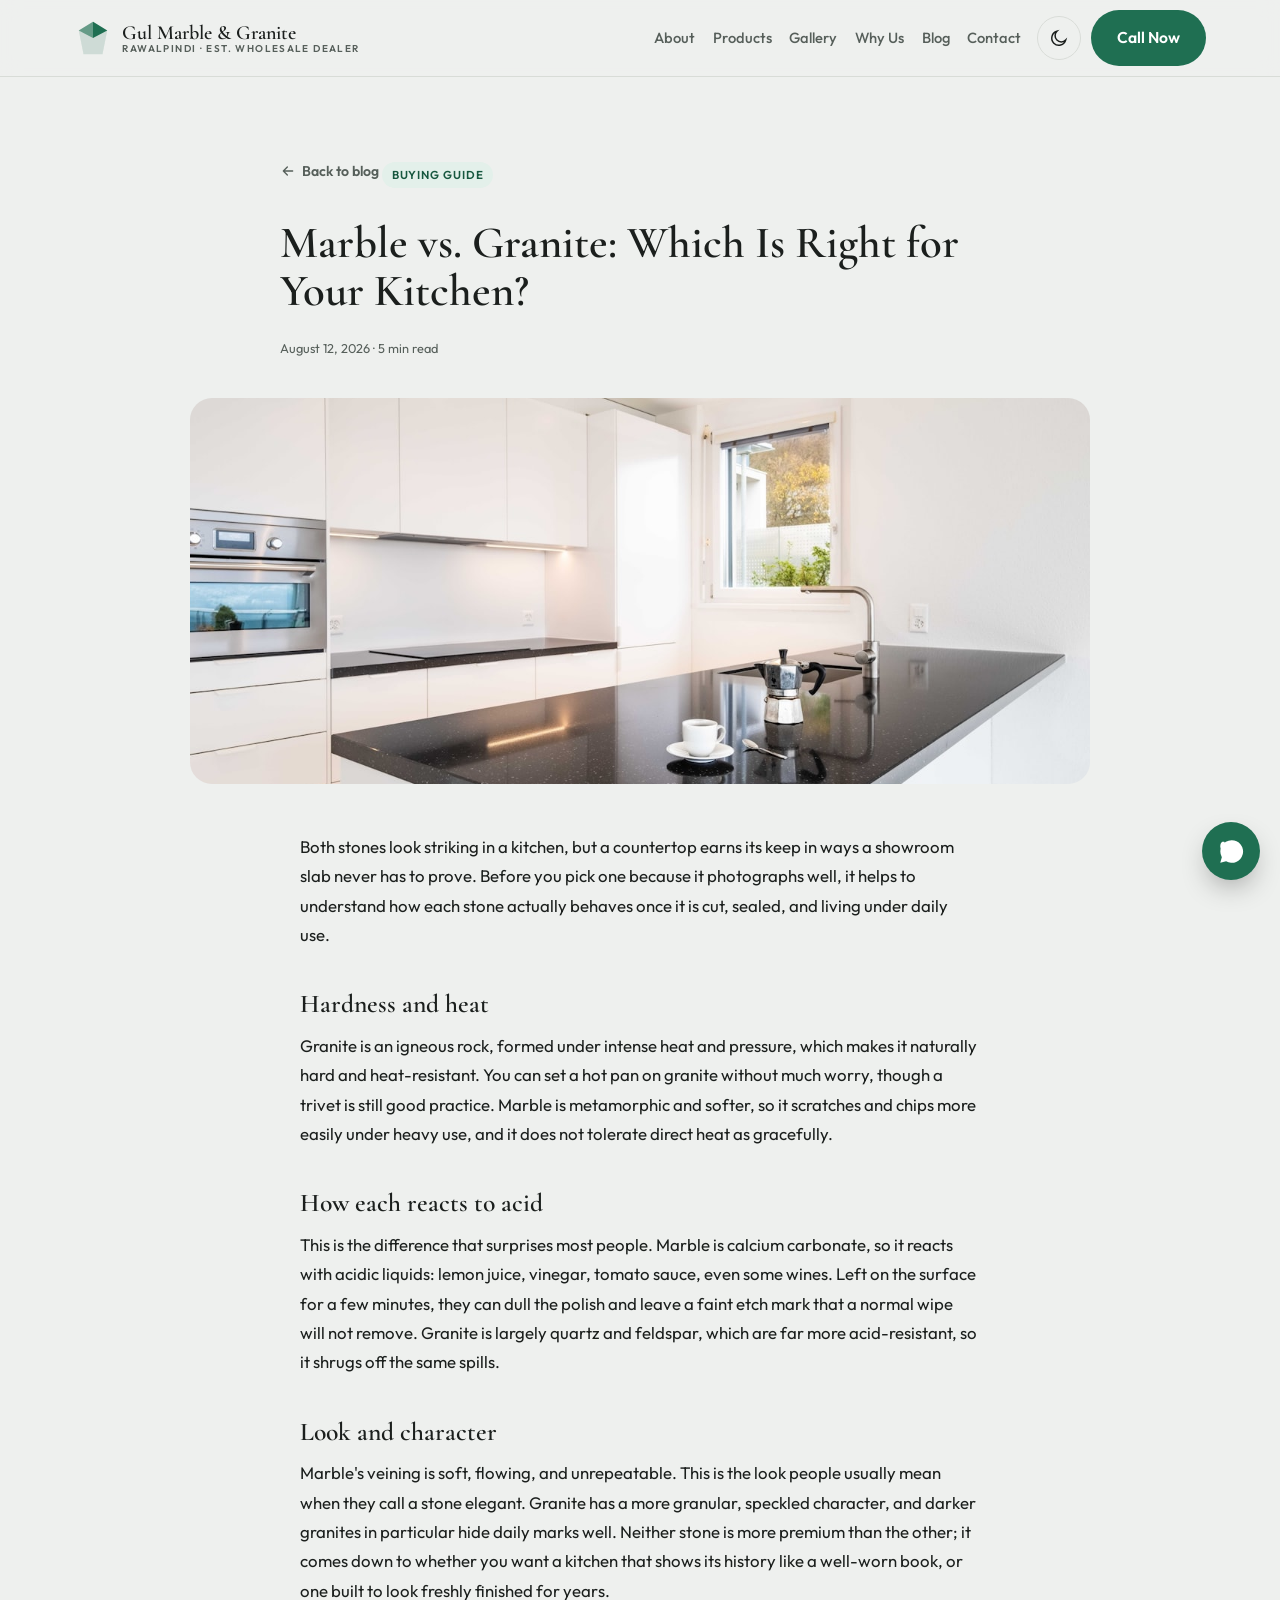
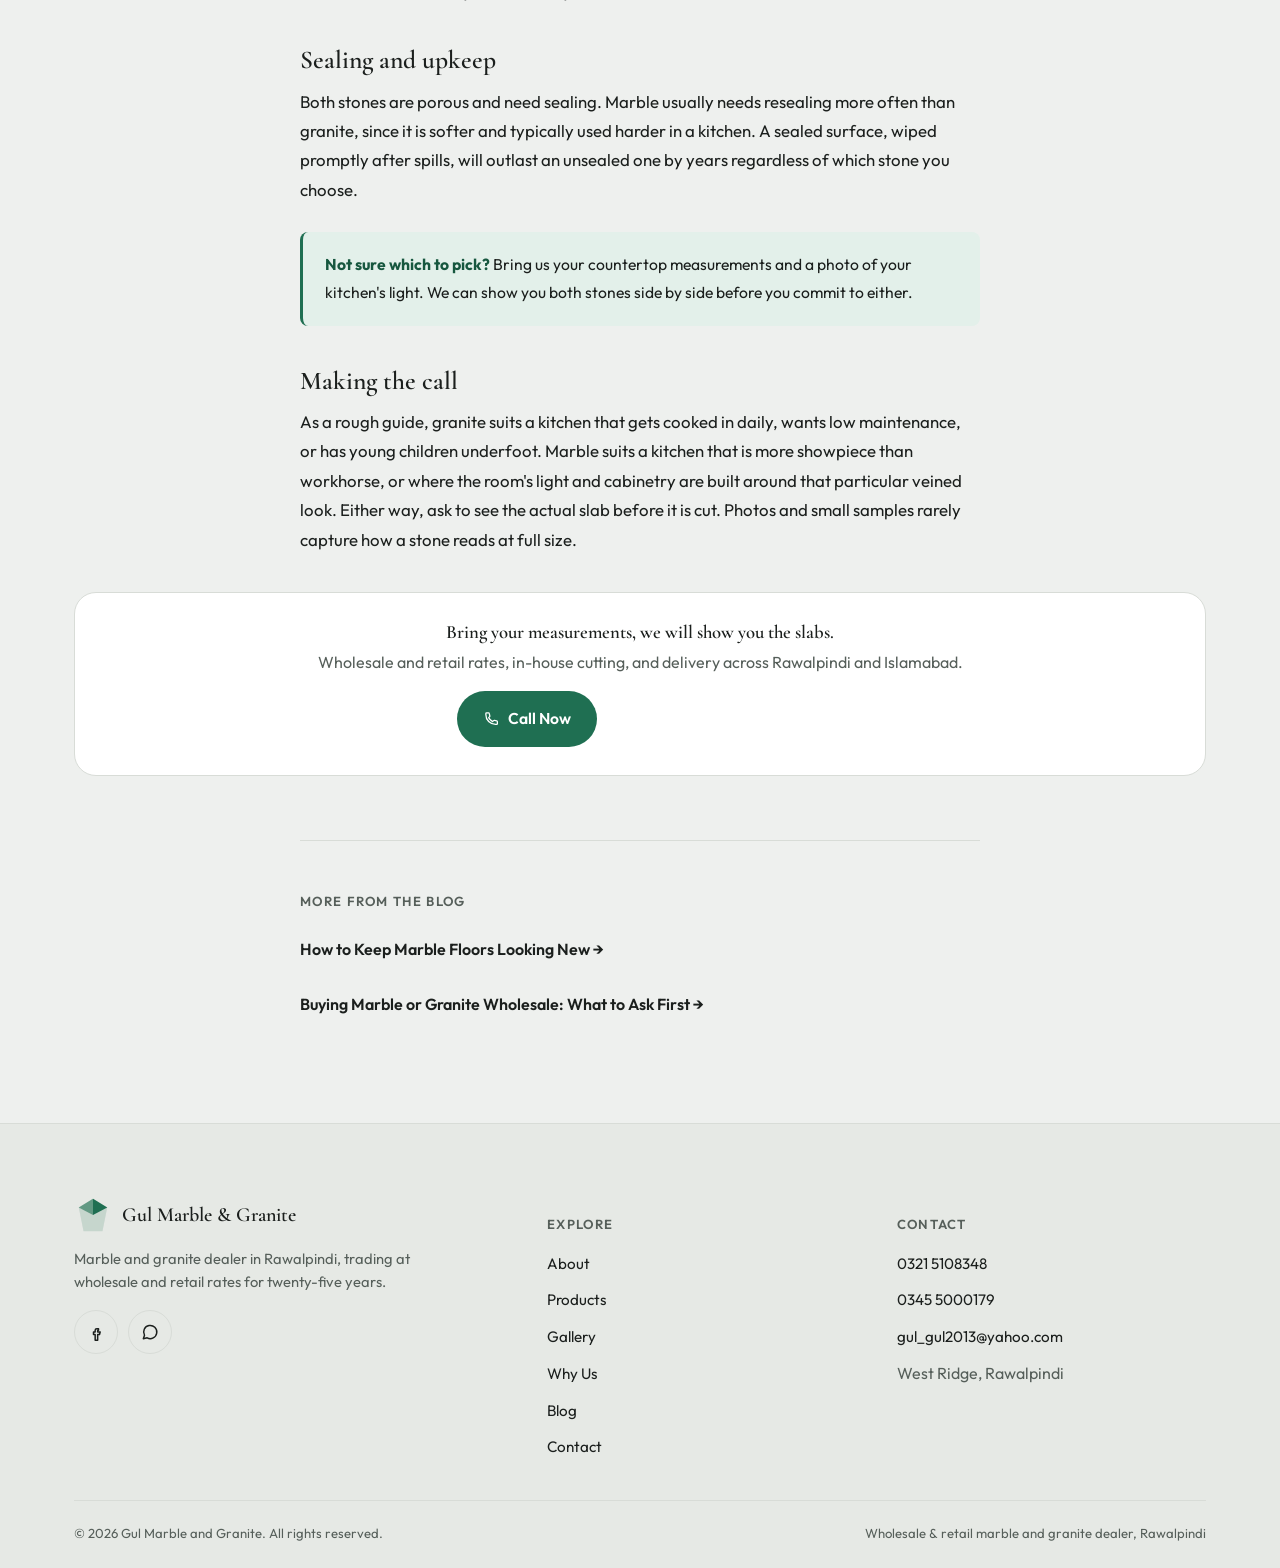
<file: blog/marble-vs-granite-kitchen-guide.html>
<!doctype html>
<html lang="en">
<head>
<meta charset="UTF-8">
<meta name="viewport" content="width=device-width, initial-scale=1">
<title>Marble vs. Granite: Which Is Right for Your Kitchen? | Gul Marble and Granite</title>
<meta name="description" content="A practical comparison of marble and granite for kitchen countertops: hardness, heat, acid resistance, look, and upkeep, from a Rawalpindi stone dealer.">

<link rel="icon" href="data:image/svg+xml,%3Csvg xmlns='http://www.w3.org/2000/svg' viewBox='0 0 24 24'%3E%3Cpolygon points='12,2 21,8 18,22 6,22 3,8' fill='%231f6f52'/%3E%3Cpolygon points='12,2 21,8 12,12' fill='%2317573f'/%3E%3C/svg%3E">

<link rel="preconnect" href="https://fonts.googleapis.com">
<link rel="preconnect" href="https://fonts.gstatic.com" crossorigin>
<link href="https://fonts.googleapis.com/css2?family=Cormorant+Garamond:wght@500;600;700&family=Outfit:wght@400;500;600;700&display=swap" rel="stylesheet">

<link rel="stylesheet" href="/assets/css/styles.css">

<script>
  (function(){
    try{
      var saved = localStorage.getItem('gul-theme');
      if(saved){ document.documentElement.setAttribute('data-theme', saved); }
    }catch(e){}
  })();
</script>
</head>
<body>

<a class="visually-hidden" href="#main">Skip to content</a>

<header class="site-header">
  <div class="container nav">
    <a href="/index.html" class="brand" aria-label="Gul Marble and Granite, home">
      <svg class="brand-mark" viewBox="0 0 40 40" fill="none" aria-hidden="true">
        <polygon points="20,3 35,12 30,37 10,37 5,12" fill="currentColor" opacity="0.16"/>
        <polygon points="20,3 35,12 20,20" fill="currentColor"/>
        <polygon points="20,3 5,12 20,20" fill="currentColor" opacity="0.6"/>
      </svg>
      <span class="brand-name">Gul Marble &amp; Granite<small>Rawalpindi &middot; Est. wholesale dealer</small></span>
    </a>

    <ul class="nav-links">
      <li><a href="/index.html#about">About</a></li>
      <li><a href="/index.html#products">Products</a></li>
      <li><a href="/index.html#gallery">Gallery</a></li>
      <li><a href="/index.html#why-us">Why Us</a></li>
      <li><a href="/blog/">Blog</a></li>
      <li><a href="/index.html#contact">Contact</a></li>
    </ul>

    <div class="nav-actions">
      <button class="icon-btn theme-toggle" id="themeToggle" type="button" aria-label="Toggle dark mode">
        <svg class="moon" viewBox="0 0 24 24" fill="none" stroke="currentColor" stroke-width="1.8" stroke-linecap="round" aria-hidden="true"><path d="M20 14.5A8.5 8.5 0 1 1 9.5 4a7 7 0 0 0 10.5 10.5Z"/></svg>
        <svg class="sun" viewBox="0 0 24 24" fill="none" stroke="currentColor" stroke-width="1.8" stroke-linecap="round" aria-hidden="true"><circle cx="12" cy="12" r="4.2"/><path d="M12 2.5v2.4M12 19.1v2.4M4.4 4.4l1.7 1.7M17.9 17.9l1.7 1.7M2.5 12h2.4M19.1 12h2.4M4.4 19.6l1.7-1.7M17.9 6.1l1.7-1.7"/></svg>
      </button>
      <a href="tel:+923215108348" class="btn btn-primary nav-call-desktop">Call Now</a>
      <button class="nav-toggle" id="navToggle" type="button" aria-label="Open menu" aria-expanded="false" aria-controls="mobilePanel">
        <svg viewBox="0 0 24 24" fill="none" stroke="currentColor" stroke-width="1.8" stroke-linecap="round" aria-hidden="true"><path d="M4 6h16M4 12h16M4 18h16"/></svg>
      </button>
    </div>
  </div>

  <div class="mobile-panel" id="mobilePanel">
    <ul>
      <li><a href="/index.html#about">About</a></li>
      <li><a href="/index.html#products">Products</a></li>
      <li><a href="/index.html#gallery">Gallery</a></li>
      <li><a href="/index.html#why-us">Why Us</a></li>
      <li><a href="/blog/">Blog</a></li>
      <li><a href="/index.html#contact">Contact</a></li>
    </ul>
    <div class="nav-actions" style="flex-direction:column; align-items:stretch;">
      <a href="tel:+923215108348" class="btn btn-primary btn-block">Call Now &middot; 0321 5108348</a>
      <a href="https://wa.me/923215108348" target="_blank" rel="noopener" class="btn btn-ghost btn-block" style="margin-top:.7rem;">Chat on WhatsApp</a>
    </div>
  </div>
</header>

<main id="main">
  <article class="article">
    <div class="container">
      <div class="article-header reveal">
        <a class="back-link" href="/blog/">
          <svg viewBox="0 0 24 24" fill="none" stroke="currentColor" stroke-width="2" stroke-linecap="round" stroke-linejoin="round" aria-hidden="true"><path d="M19 12H5M11 6l-6 6 6 6"/></svg>
          Back to blog
        </a>
        <span class="tag-pill">Buying Guide</span>
        <h1 style="margin-top:.5rem;">Marble vs. Granite: Which Is Right for Your Kitchen?</h1>
        <div class="blog-meta">August 12, 2026 &middot; 5 min read</div>
      </div>

      <div class="article-cover reveal">
        <img src="/assets/img/about-granite-kitchen.jpg" alt="Kitchen island finished with a polished black granite countertop" loading="eager">
      </div>

      <div class="prose reveal">
        <p>Both stones look striking in a kitchen, but a countertop earns its keep in ways a showroom slab never has to prove. Before you pick one because it photographs well, it helps to understand how each stone actually behaves once it is cut, sealed, and living under daily use.</p>

        <h2>Hardness and heat</h2>
        <p>Granite is an igneous rock, formed under intense heat and pressure, which makes it naturally hard and heat-resistant. You can set a hot pan on granite without much worry, though a trivet is still good practice. Marble is metamorphic and softer, so it scratches and chips more easily under heavy use, and it does not tolerate direct heat as gracefully.</p>

        <h2>How each reacts to acid</h2>
        <p>This is the difference that surprises most people. Marble is calcium carbonate, so it reacts with acidic liquids: lemon juice, vinegar, tomato sauce, even some wines. Left on the surface for a few minutes, they can dull the polish and leave a faint etch mark that a normal wipe will not remove. Granite is largely quartz and feldspar, which are far more acid-resistant, so it shrugs off the same spills.</p>

        <h2>Look and character</h2>
        <p>Marble's veining is soft, flowing, and unrepeatable. This is the look people usually mean when they call a stone elegant. Granite has a more granular, speckled character, and darker granites in particular hide daily marks well. Neither stone is more premium than the other; it comes down to whether you want a kitchen that shows its history like a well-worn book, or one built to look freshly finished for years.</p>

        <h2>Sealing and upkeep</h2>
        <p>Both stones are porous and need sealing. Marble usually needs resealing more often than granite, since it is softer and typically used harder in a kitchen. A sealed surface, wiped promptly after spills, will outlast an unsealed one by years regardless of which stone you choose.</p>

        <div class="callout">
          <p><strong>Not sure which to pick?</strong> Bring us your countertop measurements and a photo of your kitchen's light. We can show you both stones side by side before you commit to either.</p>
        </div>

        <h2>Making the call</h2>
        <p>As a rough guide, granite suits a kitchen that gets cooked in daily, wants low maintenance, or has young children underfoot. Marble suits a kitchen that is more showpiece than workhorse, or where the room's light and cabinetry are built around that particular veined look. Either way, ask to see the actual slab before it is cut. Photos and small samples rarely capture how a stone reads at full size.</p>
      </div>

      <div class="article-cta reveal">
        <h3>Bring your measurements, we will show you the slabs.</h3>
        <p>Wholesale and retail rates, in-house cutting, and delivery across Rawalpindi and Islamabad.</p>
        <div class="hero-ctas">
          <a href="tel:+923215108348" class="btn btn-primary">
            <svg viewBox="0 0 24 24" fill="none" stroke="currentColor" stroke-width="1.8" stroke-linecap="round" stroke-linejoin="round" aria-hidden="true"><path d="M4 5c0-.6.4-1 1-1h2.7c.5 0 .9.3 1 .8l.8 3.3c.1.4 0 .9-.3 1.2L7.9 10.6a13 13 0 0 0 5.5 5.5l1.3-1.3c.3-.3.8-.4 1.2-.3l3.3.8c.5.1.8.5.8 1V19c0 .6-.4 1-1 1h-1.5C9.9 20 4 14.1 4 6.5V5Z"/></svg>
            Call Now
          </a>
          <a href="https://wa.me/923215108348?text=Hi%2C%20I%20read%20your%20marble%20vs%20granite%20guide%20and%20have%20a%20question." target="_blank" rel="noopener" class="btn btn-ghost">
            <svg viewBox="0 0 24 24" fill="none" stroke="currentColor" stroke-width="1.8" stroke-linecap="round" stroke-linejoin="round" aria-hidden="true"><path d="M4 20l1.4-4.1A7.9 7.9 0 1 1 8.6 19L4 20Z"/></svg>
            Chat on WhatsApp
          </a>
        </div>
      </div>

      <nav class="more-posts reveal" aria-label="More posts">
        <h4>More from the blog</h4>
        <ul>
          <li><a href="/blog/marble-floor-care-guide.html">How to Keep Marble Floors Looking New &rarr;</a></li>
          <li><a href="/blog/wholesale-buying-guide.html">Buying Marble or Granite Wholesale: What to Ask First &rarr;</a></li>
        </ul>
      </nav>
    </div>
  </article>
</main>

<footer class="site-footer">
  <div class="container">
    <div class="footer-grid">
      <div class="footer-brand">
        <a href="/index.html" class="brand" aria-label="Gul Marble and Granite, home">
          <svg class="brand-mark" viewBox="0 0 40 40" fill="none" aria-hidden="true">
            <polygon points="20,3 35,12 30,37 10,37 5,12" fill="currentColor" opacity="0.16"/>
            <polygon points="20,3 35,12 20,20" fill="currentColor"/>
            <polygon points="20,3 5,12 20,20" fill="currentColor" opacity="0.6"/>
          </svg>
          <span class="brand-name">Gul Marble &amp; Granite</span>
        </a>
        <p>Marble and granite dealer in Rawalpindi, trading at wholesale and retail rates for twenty-five years.</p>
        <div class="footer-social">
          <a class="icon-btn" href="https://www.facebook.com/gulmarbles" target="_blank" rel="noopener" aria-label="Gul Marble and Granite on Facebook">
            <svg viewBox="0 0 24 24" fill="none" stroke="currentColor" stroke-width="1.8" stroke-linecap="round" stroke-linejoin="round" aria-hidden="true"><path d="M15 8h-2a2 2 0 0 0-2 2v2H9v3h2v7h3v-7h2.2l.8-3H14v-1.5c0-.4.3-.5.6-.5H15V8Z"/></svg>
          </a>
          <a class="icon-btn" href="https://wa.me/923215108348" target="_blank" rel="noopener" aria-label="Chat with Gul Marble and Granite on WhatsApp">
            <svg viewBox="0 0 24 24" fill="none" stroke="currentColor" stroke-width="1.8" stroke-linecap="round" stroke-linejoin="round" aria-hidden="true"><path d="M4 20l1.4-4.1A7.9 7.9 0 1 1 8.6 19L4 20Z"/></svg>
          </a>
        </div>
      </div>

      <div class="footer-col">
        <h4>Explore</h4>
        <ul>
          <li><a href="/index.html#about">About</a></li>
          <li><a href="/index.html#products">Products</a></li>
          <li><a href="/index.html#gallery">Gallery</a></li>
          <li><a href="/index.html#why-us">Why Us</a></li>
          <li><a href="/blog/">Blog</a></li>
          <li><a href="/index.html#contact">Contact</a></li>
        </ul>
      </div>

      <div class="footer-col">
        <h4>Contact</h4>
        <ul>
          <li><a href="tel:+923215108348">0321 5108348</a></li>
          <li><a href="tel:+923455000179">0345 5000179</a></li>
          <li><a href="mailto:gul_gul2013@yahoo.com">gul_gul2013@yahoo.com</a></li>
          <li><span style="color:var(--text-muted)">West Ridge, Rawalpindi</span></li>
        </ul>
      </div>
    </div>

    <div class="footer-bottom">
      <span>&copy; <span id="year"></span> Gul Marble and Granite. All rights reserved.</span>
      <span>Wholesale &amp; retail marble and granite dealer, Rawalpindi</span>
    </div>
  </div>
</footer>

<a class="fab-whatsapp" href="https://wa.me/923215108348" target="_blank" rel="noopener" aria-label="Chat on WhatsApp">
  <svg viewBox="0 0 24 24" fill="currentColor" aria-hidden="true"><path d="M12 2a10 10 0 0 0-8.6 15L2 22l5.2-1.4A10 10 0 1 0 12 2Zm5.4 14.2c-.2.6-1.3 1.2-1.9 1.3-.5.1-1.1.1-1.8-.1a15 15 0 0 1-5.4-3.4 15.8 15.8 0 0 1-2.4-3.5c-.5-1-.1-1.6.3-2l.6-.6c.3-.3.5-.5.4-.9-.1-.4-1-2.3-1.3-3.1-.3-.7-.6-.6-.9-.6h-.7c-.2 0-.6.1-1 .5C2.9 4.2 2 5.4 2 7.5c0 2.1 1.5 4.2 1.7 4.5.2.3 3 4.6 7.2 6.4 1 .4 1.8.7 2.4.9 1 .3 1.9.3 2.6.2.8-.1 2.3-1 2.6-1.9.3-.9.3-1.6.2-1.8-.1-.2-.4-.3-.9-.5Z"/></svg>
</a>

<script src="/assets/js/main.js"></script>
</body>
</html>
</file>
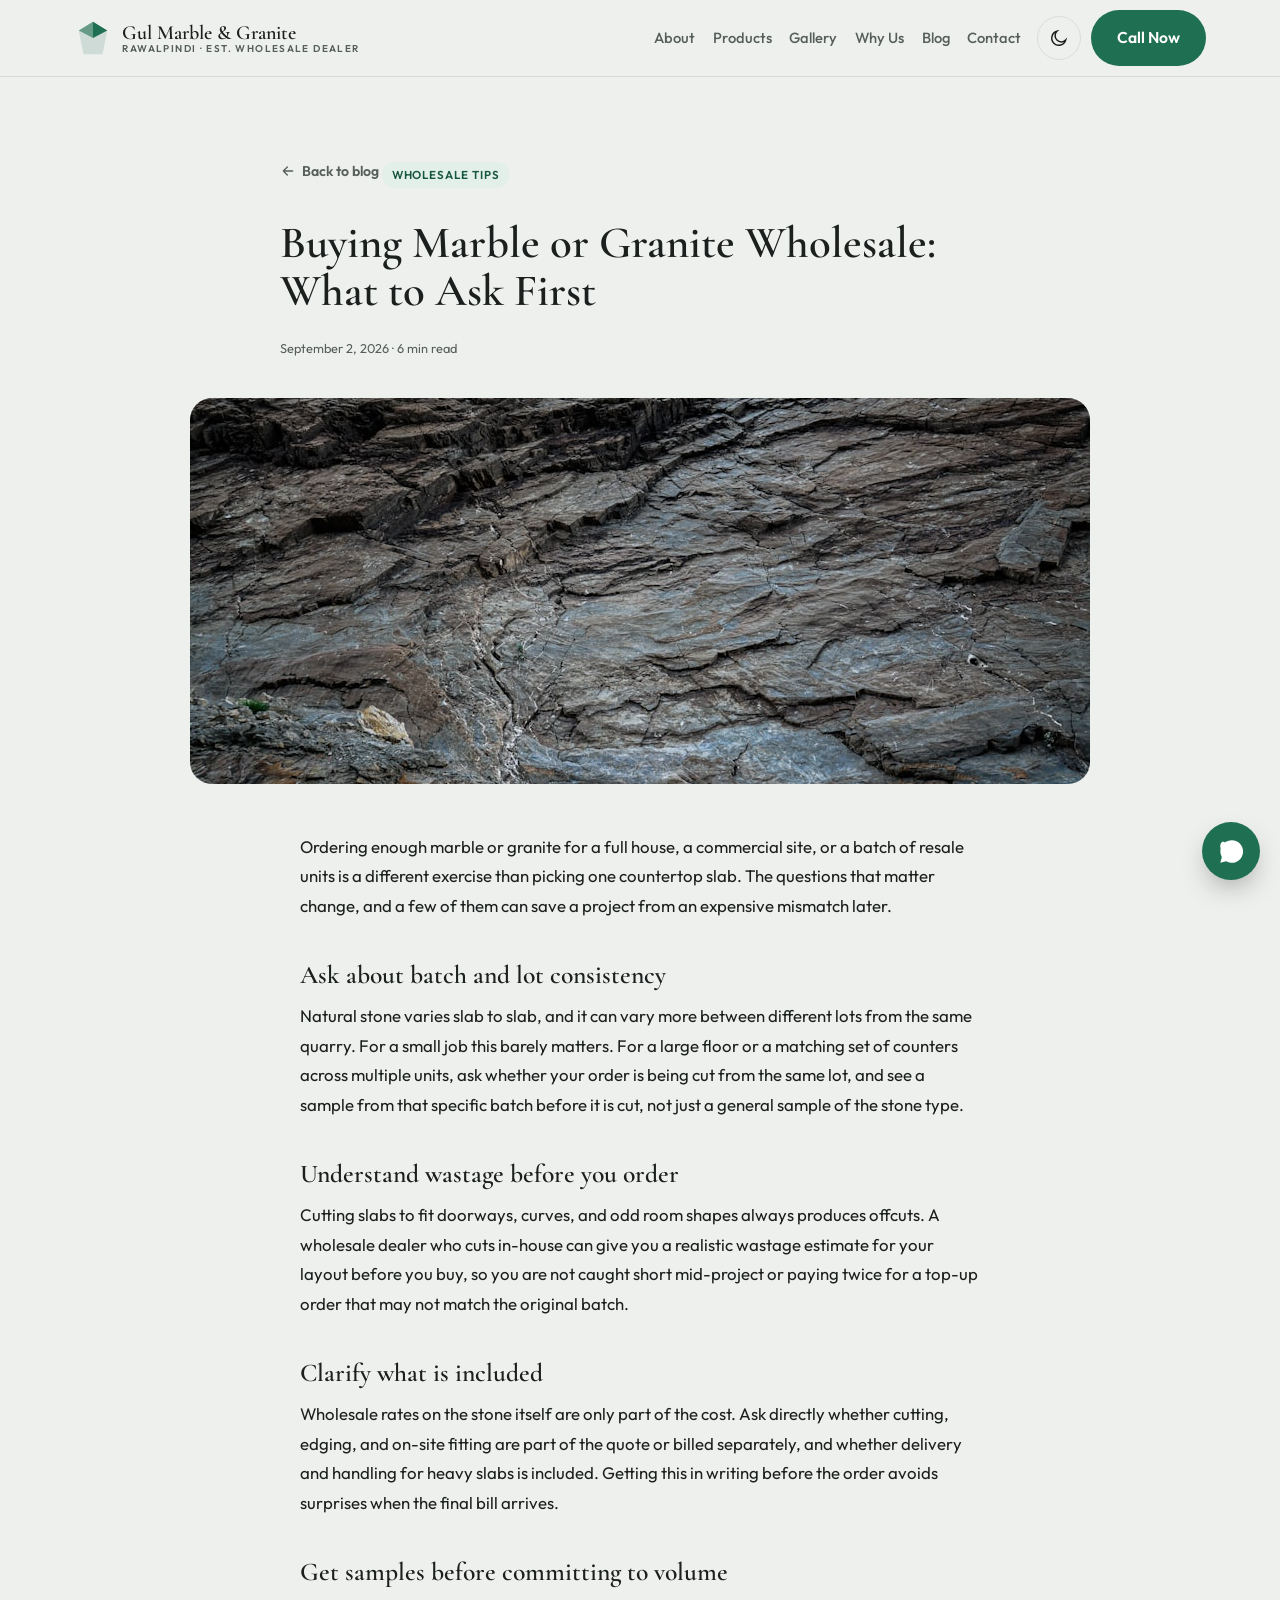
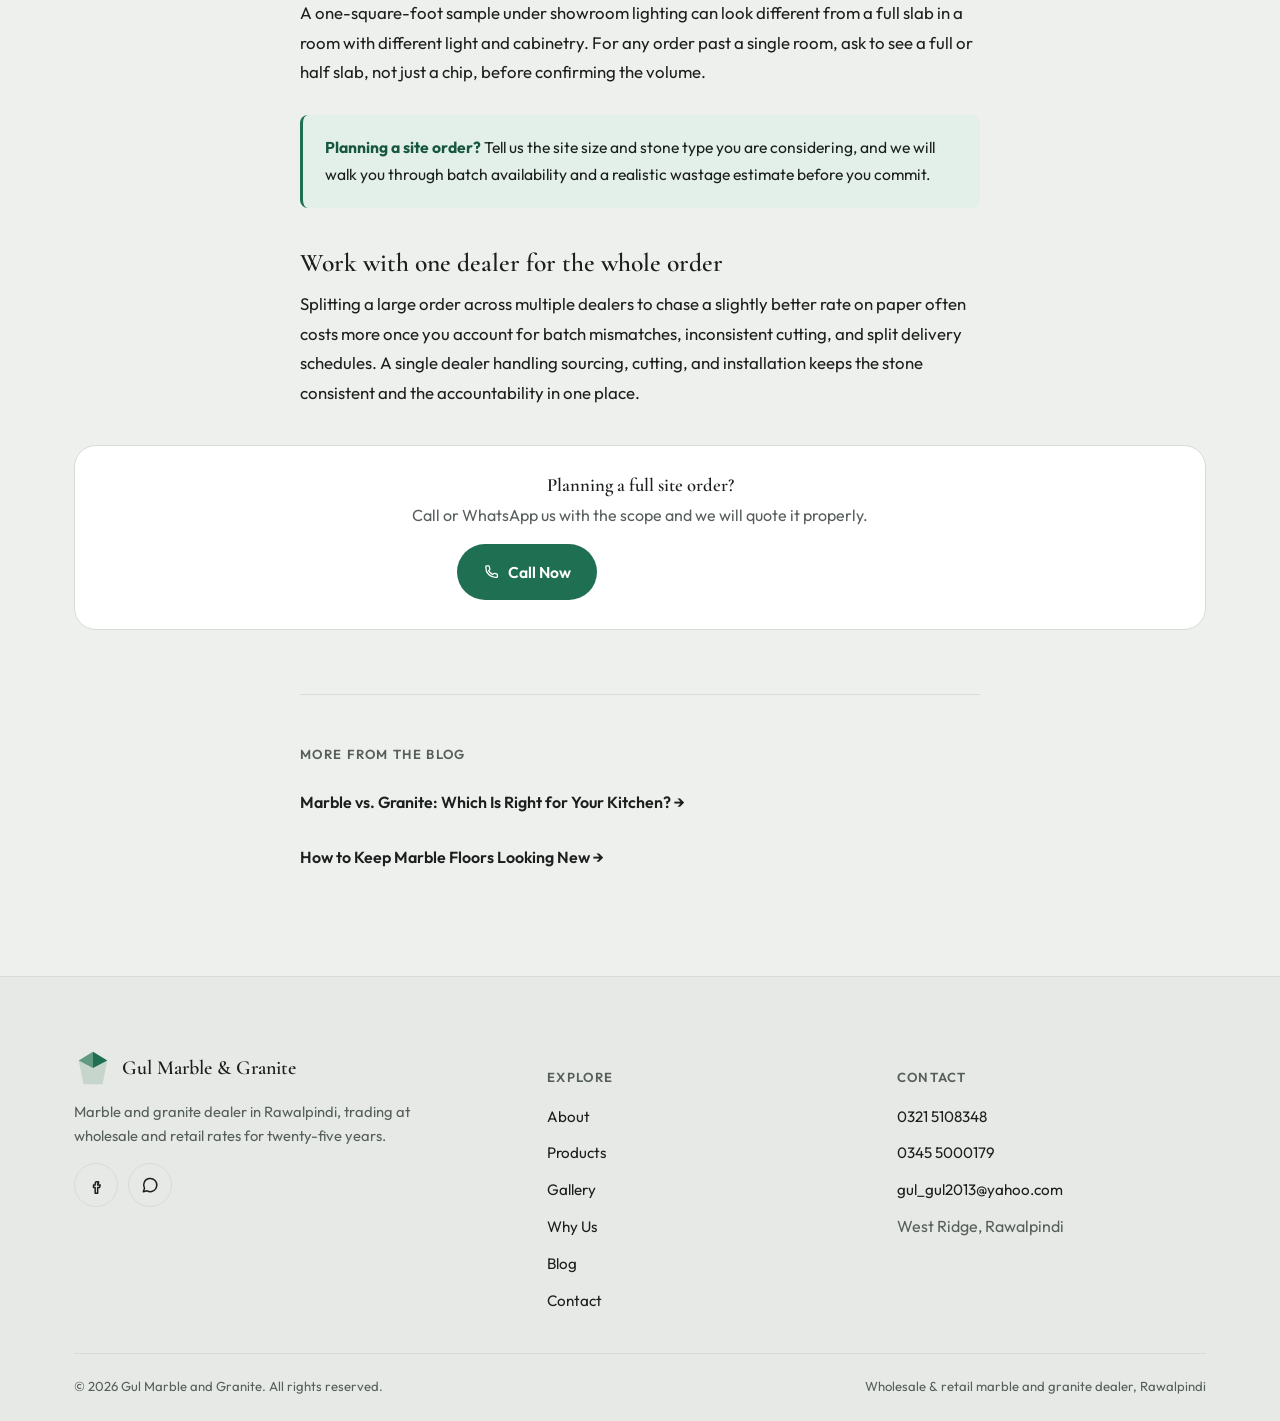
<file: blog/wholesale-buying-guide.html>
<!doctype html>
<html lang="en">
<head>
<meta charset="UTF-8">
<meta name="viewport" content="width=device-width, initial-scale=1">
<title>Buying Marble or Granite Wholesale: What to Ask First | Gul Marble and Granite</title>
<meta name="description" content="A practical guide to ordering marble or granite at volume: batch consistency, wastage, what's included in the quote, and why one dealer beats splitting an order.">

<link rel="icon" href="data:image/svg+xml,%3Csvg xmlns='http://www.w3.org/2000/svg' viewBox='0 0 24 24'%3E%3Cpolygon points='12,2 21,8 18,22 6,22 3,8' fill='%231f6f52'/%3E%3Cpolygon points='12,2 21,8 12,12' fill='%2317573f'/%3E%3C/svg%3E">

<link rel="preconnect" href="https://fonts.googleapis.com">
<link rel="preconnect" href="https://fonts.gstatic.com" crossorigin>
<link href="https://fonts.googleapis.com/css2?family=Cormorant+Garamond:wght@500;600;700&family=Outfit:wght@400;500;600;700&display=swap" rel="stylesheet">

<link rel="stylesheet" href="/assets/css/styles.css">

<script>
  (function(){
    try{
      var saved = localStorage.getItem('gul-theme');
      if(saved){ document.documentElement.setAttribute('data-theme', saved); }
    }catch(e){}
  })();
</script>
</head>
<body>

<a class="visually-hidden" href="#main">Skip to content</a>

<header class="site-header">
  <div class="container nav">
    <a href="/index.html" class="brand" aria-label="Gul Marble and Granite, home">
      <svg class="brand-mark" viewBox="0 0 40 40" fill="none" aria-hidden="true">
        <polygon points="20,3 35,12 30,37 10,37 5,12" fill="currentColor" opacity="0.16"/>
        <polygon points="20,3 35,12 20,20" fill="currentColor"/>
        <polygon points="20,3 5,12 20,20" fill="currentColor" opacity="0.6"/>
      </svg>
      <span class="brand-name">Gul Marble &amp; Granite<small>Rawalpindi &middot; Est. wholesale dealer</small></span>
    </a>

    <ul class="nav-links">
      <li><a href="/index.html#about">About</a></li>
      <li><a href="/index.html#products">Products</a></li>
      <li><a href="/index.html#gallery">Gallery</a></li>
      <li><a href="/index.html#why-us">Why Us</a></li>
      <li><a href="/blog/">Blog</a></li>
      <li><a href="/index.html#contact">Contact</a></li>
    </ul>

    <div class="nav-actions">
      <button class="icon-btn theme-toggle" id="themeToggle" type="button" aria-label="Toggle dark mode">
        <svg class="moon" viewBox="0 0 24 24" fill="none" stroke="currentColor" stroke-width="1.8" stroke-linecap="round" aria-hidden="true"><path d="M20 14.5A8.5 8.5 0 1 1 9.5 4a7 7 0 0 0 10.5 10.5Z"/></svg>
        <svg class="sun" viewBox="0 0 24 24" fill="none" stroke="currentColor" stroke-width="1.8" stroke-linecap="round" aria-hidden="true"><circle cx="12" cy="12" r="4.2"/><path d="M12 2.5v2.4M12 19.1v2.4M4.4 4.4l1.7 1.7M17.9 17.9l1.7 1.7M2.5 12h2.4M19.1 12h2.4M4.4 19.6l1.7-1.7M17.9 6.1l1.7-1.7"/></svg>
      </button>
      <a href="tel:+923215108348" class="btn btn-primary nav-call-desktop">Call Now</a>
      <button class="nav-toggle" id="navToggle" type="button" aria-label="Open menu" aria-expanded="false" aria-controls="mobilePanel">
        <svg viewBox="0 0 24 24" fill="none" stroke="currentColor" stroke-width="1.8" stroke-linecap="round" aria-hidden="true"><path d="M4 6h16M4 12h16M4 18h16"/></svg>
      </button>
    </div>
  </div>

  <div class="mobile-panel" id="mobilePanel">
    <ul>
      <li><a href="/index.html#about">About</a></li>
      <li><a href="/index.html#products">Products</a></li>
      <li><a href="/index.html#gallery">Gallery</a></li>
      <li><a href="/index.html#why-us">Why Us</a></li>
      <li><a href="/blog/">Blog</a></li>
      <li><a href="/index.html#contact">Contact</a></li>
    </ul>
    <div class="nav-actions" style="flex-direction:column; align-items:stretch;">
      <a href="tel:+923215108348" class="btn btn-primary btn-block">Call Now &middot; 0321 5108348</a>
      <a href="https://wa.me/923215108348" target="_blank" rel="noopener" class="btn btn-ghost btn-block" style="margin-top:.7rem;">Chat on WhatsApp</a>
    </div>
  </div>
</header>

<main id="main">
  <article class="article">
    <div class="container">
      <div class="article-header reveal">
        <a class="back-link" href="/blog/">
          <svg viewBox="0 0 24 24" fill="none" stroke="currentColor" stroke-width="2" stroke-linecap="round" stroke-linejoin="round" aria-hidden="true"><path d="M19 12H5M11 6l-6 6 6 6"/></svg>
          Back to blog
        </a>
        <span class="tag-pill">Wholesale Tips</span>
        <h1 style="margin-top:.5rem;">Buying Marble or Granite Wholesale: What to Ask First</h1>
        <div class="blog-meta">September 2, 2026 &middot; 6 min read</div>
      </div>

      <div class="article-cover reveal">
        <img src="/assets/img/gallery-4.jpg" alt="Raw stone face showing natural mineral layering" loading="eager">
      </div>

      <div class="prose reveal">
        <p>Ordering enough marble or granite for a full house, a commercial site, or a batch of resale units is a different exercise than picking one countertop slab. The questions that matter change, and a few of them can save a project from an expensive mismatch later.</p>

        <h2>Ask about batch and lot consistency</h2>
        <p>Natural stone varies slab to slab, and it can vary more between different lots from the same quarry. For a small job this barely matters. For a large floor or a matching set of counters across multiple units, ask whether your order is being cut from the same lot, and see a sample from that specific batch before it is cut, not just a general sample of the stone type.</p>

        <h2>Understand wastage before you order</h2>
        <p>Cutting slabs to fit doorways, curves, and odd room shapes always produces offcuts. A wholesale dealer who cuts in-house can give you a realistic wastage estimate for your layout before you buy, so you are not caught short mid-project or paying twice for a top-up order that may not match the original batch.</p>

        <h2>Clarify what is included</h2>
        <p>Wholesale rates on the stone itself are only part of the cost. Ask directly whether cutting, edging, and on-site fitting are part of the quote or billed separately, and whether delivery and handling for heavy slabs is included. Getting this in writing before the order avoids surprises when the final bill arrives.</p>

        <h2>Get samples before committing to volume</h2>
        <p>A one-square-foot sample under showroom lighting can look different from a full slab in a room with different light and cabinetry. For any order past a single room, ask to see a full or half slab, not just a chip, before confirming the volume.</p>

        <div class="callout">
          <p><strong>Planning a site order?</strong> Tell us the site size and stone type you are considering, and we will walk you through batch availability and a realistic wastage estimate before you commit.</p>
        </div>

        <h2>Work with one dealer for the whole order</h2>
        <p>Splitting a large order across multiple dealers to chase a slightly better rate on paper often costs more once you account for batch mismatches, inconsistent cutting, and split delivery schedules. A single dealer handling sourcing, cutting, and installation keeps the stone consistent and the accountability in one place.</p>
      </div>

      <div class="article-cta reveal">
        <h3>Planning a full site order?</h3>
        <p>Call or WhatsApp us with the scope and we will quote it properly.</p>
        <div class="hero-ctas">
          <a href="tel:+923215108348" class="btn btn-primary">
            <svg viewBox="0 0 24 24" fill="none" stroke="currentColor" stroke-width="1.8" stroke-linecap="round" stroke-linejoin="round" aria-hidden="true"><path d="M4 5c0-.6.4-1 1-1h2.7c.5 0 .9.3 1 .8l.8 3.3c.1.4 0 .9-.3 1.2L7.9 10.6a13 13 0 0 0 5.5 5.5l1.3-1.3c.3-.3.8-.4 1.2-.3l3.3.8c.5.1.8.5.8 1V19c0 .6-.4 1-1 1h-1.5C9.9 20 4 14.1 4 6.5V5Z"/></svg>
            Call Now
          </a>
          <a href="https://wa.me/923215108348?text=Hi%2C%20I%27m%20planning%20a%20wholesale%20order%20and%20have%20a%20question." target="_blank" rel="noopener" class="btn btn-ghost">
            <svg viewBox="0 0 24 24" fill="none" stroke="currentColor" stroke-width="1.8" stroke-linecap="round" stroke-linejoin="round" aria-hidden="true"><path d="M4 20l1.4-4.1A7.9 7.9 0 1 1 8.6 19L4 20Z"/></svg>
            Chat on WhatsApp
          </a>
        </div>
      </div>

      <nav class="more-posts reveal" aria-label="More posts">
        <h4>More from the blog</h4>
        <ul>
          <li><a href="/blog/marble-vs-granite-kitchen-guide.html">Marble vs. Granite: Which Is Right for Your Kitchen? &rarr;</a></li>
          <li><a href="/blog/marble-floor-care-guide.html">How to Keep Marble Floors Looking New &rarr;</a></li>
        </ul>
      </nav>
    </div>
  </article>
</main>

<footer class="site-footer">
  <div class="container">
    <div class="footer-grid">
      <div class="footer-brand">
        <a href="/index.html" class="brand" aria-label="Gul Marble and Granite, home">
          <svg class="brand-mark" viewBox="0 0 40 40" fill="none" aria-hidden="true">
            <polygon points="20,3 35,12 30,37 10,37 5,12" fill="currentColor" opacity="0.16"/>
            <polygon points="20,3 35,12 20,20" fill="currentColor"/>
            <polygon points="20,3 5,12 20,20" fill="currentColor" opacity="0.6"/>
          </svg>
          <span class="brand-name">Gul Marble &amp; Granite</span>
        </a>
        <p>Marble and granite dealer in Rawalpindi, trading at wholesale and retail rates for twenty-five years.</p>
        <div class="footer-social">
          <a class="icon-btn" href="https://www.facebook.com/gulmarbles" target="_blank" rel="noopener" aria-label="Gul Marble and Granite on Facebook">
            <svg viewBox="0 0 24 24" fill="none" stroke="currentColor" stroke-width="1.8" stroke-linecap="round" stroke-linejoin="round" aria-hidden="true"><path d="M15 8h-2a2 2 0 0 0-2 2v2H9v3h2v7h3v-7h2.2l.8-3H14v-1.5c0-.4.3-.5.6-.5H15V8Z"/></svg>
          </a>
          <a class="icon-btn" href="https://wa.me/923215108348" target="_blank" rel="noopener" aria-label="Chat with Gul Marble and Granite on WhatsApp">
            <svg viewBox="0 0 24 24" fill="none" stroke="currentColor" stroke-width="1.8" stroke-linecap="round" stroke-linejoin="round" aria-hidden="true"><path d="M4 20l1.4-4.1A7.9 7.9 0 1 1 8.6 19L4 20Z"/></svg>
          </a>
        </div>
      </div>

      <div class="footer-col">
        <h4>Explore</h4>
        <ul>
          <li><a href="/index.html#about">About</a></li>
          <li><a href="/index.html#products">Products</a></li>
          <li><a href="/index.html#gallery">Gallery</a></li>
          <li><a href="/index.html#why-us">Why Us</a></li>
          <li><a href="/blog/">Blog</a></li>
          <li><a href="/index.html#contact">Contact</a></li>
        </ul>
      </div>

      <div class="footer-col">
        <h4>Contact</h4>
        <ul>
          <li><a href="tel:+923215108348">0321 5108348</a></li>
          <li><a href="tel:+923455000179">0345 5000179</a></li>
          <li><a href="mailto:gul_gul2013@yahoo.com">gul_gul2013@yahoo.com</a></li>
          <li><span style="color:var(--text-muted)">West Ridge, Rawalpindi</span></li>
        </ul>
      </div>
    </div>

    <div class="footer-bottom">
      <span>&copy; <span id="year"></span> Gul Marble and Granite. All rights reserved.</span>
      <span>Wholesale &amp; retail marble and granite dealer, Rawalpindi</span>
    </div>
  </div>
</footer>

<a class="fab-whatsapp" href="https://wa.me/923215108348" target="_blank" rel="noopener" aria-label="Chat on WhatsApp">
  <svg viewBox="0 0 24 24" fill="currentColor" aria-hidden="true"><path d="M12 2a10 10 0 0 0-8.6 15L2 22l5.2-1.4A10 10 0 1 0 12 2Zm5.4 14.2c-.2.6-1.3 1.2-1.9 1.3-.5.1-1.1.1-1.8-.1a15 15 0 0 1-5.4-3.4 15.8 15.8 0 0 1-2.4-3.5c-.5-1-.1-1.6.3-2l.6-.6c.3-.3.5-.5.4-.9-.1-.4-1-2.3-1.3-3.1-.3-.7-.6-.6-.9-.6h-.7c-.2 0-.6.1-1 .5C2.9 4.2 2 5.4 2 7.5c0 2.1 1.5 4.2 1.7 4.5.2.3 3 4.6 7.2 6.4 1 .4 1.8.7 2.4.9 1 .3 1.9.3 2.6.2.8-.1 2.3-1 2.6-1.9.3-.9.3-1.6.2-1.8-.1-.2-.4-.3-.9-.5Z"/></svg>
</a>

<script src="/assets/js/main.js"></script>
</body>
</html>
</file>
<file: assets/css/styles.css>
/* ===========================================================
   Gul Marble and Granite, stylesheet
   =========================================================== */

:root{
  --font-display: 'Cormorant Garamond', Georgia, serif;
  --font-body: 'Outfit', -apple-system, BlinkMacSystemFont, 'Segoe UI', sans-serif;

  /* light theme (default) */
  --bg: #eef0ee;
  --surface: #ffffff;
  --surface-2: #e6e9e5;
  --text: #1b1f1d;
  --text-muted: #565f5a;
  --border: #d8dcd7;
  --accent: #1f6f52;
  --accent-strong: #17573f;
  --accent-soft: #e3f0ea;
  --accent-contrast: #ffffff;
  --shadow: 0 20px 50px -25px rgba(20, 30, 25, 0.35);
  --overlay-scrim: linear-gradient(180deg, rgba(10,14,12,0.15) 0%, rgba(10,14,12,0.55) 65%, rgba(8,11,10,0.85) 100%);

  --radius-sm: 8px;
  --radius-md: 14px;
  --radius-lg: 22px;

  --ease-out: cubic-bezier(.16,.8,.32,1);
  --ease-in-out: cubic-bezier(.65,0,.35,1);
  --dur-fast: 160ms;
  --dur-med: 420ms;
  --dur-slow: 760ms;

  color-scheme: light;
}

:root:not([data-theme="light"]){
  @media (prefers-color-scheme: dark){
    --bg: #141715;
    --surface: #1b1f1c;
    --surface-2: #232824;
    --text: #eef1ee;
    --text-muted: #a7ada7;
    --border: #2c322d;
    --accent: #3fae82;
    --accent-strong: #57c093;
    --accent-soft: #1c2b23;
    --accent-contrast: #0c1210;
    --shadow: 0 20px 60px -20px rgba(0,0,0,0.6);
    --overlay-scrim: linear-gradient(180deg, rgba(6,9,7,0.25) 0%, rgba(6,9,7,0.65) 65%, rgba(4,6,5,0.92) 100%);
    color-scheme: dark;
  }
}

:root[data-theme="dark"]{
  --bg: #141715;
  --surface: #1b1f1c;
  --surface-2: #232824;
  --text: #eef1ee;
  --text-muted: #a7ada7;
  --border: #2c322d;
  --accent: #3fae82;
  --accent-strong: #57c093;
  --accent-soft: #1c2b23;
  --accent-contrast: #0c1210;
  --shadow: 0 20px 60px -20px rgba(0,0,0,0.6);
  --overlay-scrim: linear-gradient(180deg, rgba(6,9,7,0.25) 0%, rgba(6,9,7,0.65) 65%, rgba(4,6,5,0.92) 100%);
  color-scheme: dark;
}

*, *::before, *::after{ box-sizing: border-box; }
html{ scroll-behavior: smooth; }
@media (prefers-reduced-motion: reduce){
  html{ scroll-behavior: auto; }
}

body{
  margin: 0;
  background: var(--bg);
  color: var(--text);
  font-family: var(--font-body);
  font-size: 16px;
  line-height: 1.6;
  -webkit-font-smoothing: antialiased;
  overflow-x: hidden;
}

img{ max-width: 100%; display: block; }

h1, h2, h3{
  font-family: var(--font-display);
  font-weight: 600;
  line-height: 1.08;
  margin: 0 0 .5em;
  color: var(--text);
}

p{ margin: 0 0 1em; color: var(--text-muted); }

a{ color: inherit; text-decoration: none; }

button{ font-family: inherit; cursor: pointer; }

.visually-hidden{
  position: absolute;
  width: 1px; height: 1px;
  padding: 0; margin: -1px;
  overflow: hidden;
  clip: rect(0,0,0,0);
  white-space: nowrap;
  border: 0;
}

/* focus visibility */
a:focus-visible,
button:focus-visible,
input:focus-visible,
textarea:focus-visible{
  outline: 2px solid var(--accent);
  outline-offset: 3px;
  border-radius: 4px;
}

.container{
  width: 100%;
  max-width: 1180px;
  margin-inline: auto;
  padding-inline: 24px;
}

.eyebrow{
  display: inline-block;
  font-size: 0.78rem;
  font-weight: 600;
  letter-spacing: 0.16em;
  text-transform: uppercase;
  color: var(--accent);
  margin-bottom: 0.9em;
}

.section{
  padding: clamp(64px, 9vw, 128px) 0;
}
.section-head{
  max-width: 640px;
  margin-bottom: clamp(32px, 5vw, 56px);
}
.section-head h2{
  font-size: clamp(1.9rem, 3.4vw, 2.7rem);
}
.section-head--center{
  margin-inline: auto;
  text-align: center;
}

.surface-alt{ background: var(--surface); }

/* buttons */
.btn{
  display: inline-flex;
  align-items: center;
  justify-content: center;
  gap: 0.5em;
  padding: 0.9em 1.6em;
  min-height: 48px;
  border-radius: 999px;
  font-weight: 600;
  font-size: 0.98rem;
  border: 1px solid transparent;
  transition: transform var(--dur-fast) var(--ease-out),
              background-color var(--dur-fast) var(--ease-out),
              border-color var(--dur-fast) var(--ease-out),
              box-shadow var(--dur-fast) var(--ease-out);
  white-space: nowrap;
}
.btn:active{ transform: scale(0.97); }
.btn-primary{
  background: var(--accent);
  color: var(--accent-contrast);
}
.btn-primary:hover{ background: var(--accent-strong); box-shadow: var(--shadow); }
.btn-ghost{
  background: transparent;
  border-color: var(--border);
  color: var(--text);
}
.btn-ghost:hover{ border-color: var(--accent); color: var(--accent); }
.btn-block{ width: 100%; }
.btn svg{ width: 1.1em; height: 1.1em; flex: none; }

/* ===================== Header ===================== */
.site-header{
  position: sticky;
  top: 0;
  z-index: 100;
  background: color-mix(in srgb, var(--bg) 88%, transparent);
  backdrop-filter: blur(10px) saturate(1.1);
  border-bottom: 1px solid var(--border);
}
.nav{
  display: flex;
  align-items: center;
  justify-content: space-between;
  gap: 1rem;
  height: 76px;
}
.brand{
  display: flex;
  align-items: center;
  gap: 0.65rem;
  font-family: var(--font-display);
  font-weight: 600;
  font-size: 1.25rem;
  flex: 1 1 auto;
  min-width: 0;
}
.brand-mark{ width: 38px; height: 38px; flex: none; color: var(--accent); }
.brand-name{
  line-height: 1.1;
  min-width: 0;
  overflow: hidden;
  text-overflow: ellipsis;
  white-space: nowrap;
}
.brand-name small{
  display: block;
  font-family: var(--font-body);
  font-size: 0.62rem;
  font-weight: 600;
  letter-spacing: 0.14em;
  text-transform: uppercase;
  color: var(--text-muted);
  overflow: hidden;
  text-overflow: ellipsis;
}

@media (max-width: 480px){
  .brand{ font-size: 1.05rem; gap: 0.5rem; }
  .brand-mark{ width: 30px; height: 30px; }
  .brand-name small{ display: none; }
}

.nav-links{
  display: flex;
  align-items: center;
  gap: 1.1rem;
  list-style: none;
  margin: 0; padding: 0;
  font-weight: 500;
  white-space: nowrap;
  font-size: 0.92rem;
}
.nav-links a{
  color: var(--text-muted);
  position: relative;
  padding: 0.3em 0;
  transition: color var(--dur-fast) var(--ease-out);
}
.nav-links a:hover{ color: var(--text); }
.nav-links a::after{
  content: "";
  position: absolute;
  left: 0; right: 100%;
  bottom: -2px;
  height: 2px;
  background: var(--accent);
  transition: right var(--dur-med) var(--ease-out);
}
.nav-links a:hover::after{ right: 0; }

.nav-actions{ display: flex; align-items: center; gap: 0.6rem; flex: none; }

.icon-btn{
  display: inline-flex;
  align-items: center;
  justify-content: center;
  width: 44px; height: 44px;
  border-radius: 50%;
  border: 1px solid var(--border);
  background: transparent;
  color: var(--text);
  transition: border-color var(--dur-fast) var(--ease-out), color var(--dur-fast) var(--ease-out), transform var(--dur-fast) var(--ease-out);
}
.icon-btn:hover{ border-color: var(--accent); color: var(--accent); }
.icon-btn:active{ transform: scale(0.94); }
.icon-btn svg{ width: 20px; height: 20px; }

.theme-toggle .sun{ display: none; }
:root[data-theme="dark"] .theme-toggle .sun{ display: block; }
:root[data-theme="dark"] .theme-toggle .moon{ display: none; }
@media (prefers-color-scheme: dark){
  :root:not([data-theme="light"]) .theme-toggle .sun{ display: block; }
  :root:not([data-theme="light"]) .theme-toggle .moon{ display: none; }
}

.nav-toggle{ display: none; }

.mobile-panel{
  position: fixed;
  inset: 76px 0 0 0;
  background: var(--bg);
  transform: translateY(-8px);
  opacity: 0;
  visibility: hidden;
  transition: opacity var(--dur-med) var(--ease-out), transform var(--dur-med) var(--ease-out), visibility 0s linear var(--dur-med);
  z-index: 90;
  overflow-y: auto;
}
.mobile-panel.is-open{
  opacity: 1;
  transform: translateY(0);
  visibility: visible;
  transition: opacity var(--dur-med) var(--ease-out), transform var(--dur-med) var(--ease-out);
}
.mobile-panel ul{
  list-style: none;
  margin: 0; padding: 32px 24px;
  display: flex; flex-direction: column; gap: 4px;
}
.mobile-panel a{
  display: block;
  padding: 16px 4px;
  font-family: var(--font-display);
  font-size: 1.5rem;
  font-weight: 600;
  border-bottom: 1px solid var(--border);
  min-height: 44px;
}
.mobile-panel .nav-actions{ padding: 8px 24px 32px; }

@media (max-width: 900px){
  .nav-links{ display: none; }
  .nav-call-desktop{ display: none; }
  .nav-toggle{
    display: inline-flex;
    align-items: center; justify-content: center;
    width: 44px; height: 44px;
    border-radius: 50%;
    border: 1px solid var(--border);
    background: transparent;
    color: var(--text);
  }
  .nav-toggle svg{ width: 22px; height: 22px; }
}

/* ===================== Hero ===================== */
.hero{
  position: relative;
  min-height: 92vh;
  min-height: 92dvh;
  display: flex;
  align-items: flex-end;
  padding-top: clamp(48px, 6vw, 96px);
  padding-bottom: clamp(48px, 6vw, 88px);
  color: #f4f6f4;
  overflow: hidden;
}
.hero-media{
  position: absolute;
  inset: 0;
  z-index: -1;
}
.hero-media img{
  width: 100%; height: 100%;
  object-fit: cover;
  object-position: center 30%;
}
.hero-media::after{
  content: "";
  position: absolute;
  inset: 0;
  background: var(--overlay-scrim);
}
.hero-inner{ max-width: 800px; }
.hero .eyebrow{ color: #bfe9d5; }
.hero h1{
  font-size: clamp(2.2rem, 4.6vw, 3.8rem);
  color: #ffffff;
  text-wrap: balance;
}
.hero p{
  color: #e5e9e6;
  font-size: clamp(1rem, 1.4vw, 1.15rem);
  max-width: 46ch;
}
.hero-ctas{
  display: flex;
  flex-wrap: wrap;
  gap: 0.9rem;
  margin-top: 1.8rem;
}
.hero-ctas .btn-ghost{
  border-color: rgba(255,255,255,0.45);
  color: #fff;
}
.hero-ctas .btn-ghost:hover{ border-color: #fff; color: #fff; background: rgba(255,255,255,0.08); }

/* ===================== Stats strip ===================== */
.stats{
  position: relative;
  z-index: 2;
  margin-top: -64px;
}
.stats-grid{
  background: var(--surface);
  border: 1px solid var(--border);
  border-radius: var(--radius-lg);
  box-shadow: var(--shadow);
  display: grid;
  grid-template-columns: repeat(4, 1fr);
  gap: 0;
  overflow: hidden;
}
.stat{
  padding: 1.8rem 1.4rem;
  text-align: center;
  border-left: 1px solid var(--border);
}
.stat:first-child{ border-left: none; }
.stat-num{
  font-family: var(--font-display);
  font-size: clamp(1.7rem, 3vw, 2.3rem);
  font-weight: 700;
  color: var(--accent);
  line-height: 1;
  margin-bottom: 0.35em;
}
.stat-label{
  font-size: 0.85rem;
  color: var(--text-muted);
  line-height: 1.35;
}
@media (max-width: 760px){
  .stats{ margin-top: -40px; }
  .stats-grid{ grid-template-columns: repeat(2, 1fr); }
  .stat{ border-left: none; border-top: 1px solid var(--border); padding: 1.4rem 1rem; }
  .stat:nth-child(1), .stat:nth-child(2){ border-top: none; }
}

/* ===================== About (split) ===================== */
.about{
  display: grid;
  grid-template-columns: 1fr 1fr;
  gap: clamp(32px, 6vw, 80px);
  align-items: center;
}
.about-copy p{ font-size: 1.05rem; max-width: 52ch; }
.about-tags{
  display: flex; flex-wrap: wrap; gap: 0.6rem;
  margin-top: 1.4rem; list-style: none; padding: 0;
}
.about-tags li{
  font-size: 0.85rem;
  font-weight: 500;
  padding: 0.5em 1em;
  border-radius: 999px;
  background: var(--accent-soft);
  color: var(--accent-strong);
  border: 1px solid color-mix(in srgb, var(--accent) 30%, transparent);
}
.about-media{
  position: relative;
  border-radius: var(--radius-lg);
  overflow: hidden;
  aspect-ratio: 4/5;
  box-shadow: var(--shadow);
}
.about-media img{ width: 100%; height: 100%; object-fit: cover; }
.about-badge{
  position: absolute;
  left: 1.2rem; bottom: 1.2rem;
  background: color-mix(in srgb, var(--surface) 92%, transparent);
  backdrop-filter: blur(6px);
  border: 1px solid var(--border);
  border-radius: var(--radius-md);
  padding: 0.9rem 1.2rem;
  max-width: 220px;
}
.about-badge strong{
  display: block;
  font-family: var(--font-display);
  font-size: 1.5rem;
  color: var(--accent);
}
.about-badge span{ font-size: 0.8rem; color: var(--text-muted); }

@media (max-width: 860px){
  .about{ grid-template-columns: 1fr; }
  .about-media{ order: -1; aspect-ratio: 16/11; }
}

/* ===================== Products (bento) ===================== */
.bento{
  display: grid;
  grid-template-columns: 1.15fr 1fr;
  grid-template-rows: repeat(2, minmax(200px, auto));
  gap: 20px;
}
.bento-card{
  position: relative;
  border-radius: var(--radius-lg);
  overflow: hidden;
  min-height: 260px;
  isolation: isolate;
}
.bento-card.is-tall{ grid-row: span 2; min-height: 540px; }
.bento-card img{
  position: absolute; inset: 0;
  width: 100%; height: 100%; object-fit: cover;
  transition: transform var(--dur-slow) var(--ease-out);
}
.bento-card::after{
  content: "";
  position: absolute; inset: 0;
  background: linear-gradient(180deg, rgba(10,14,12,0.05) 0%, rgba(8,11,10,0.82) 100%);
  z-index: 1;
}
.bento-card:hover img{ transform: scale(1.06); }
.bento-content{
  position: relative;
  z-index: 2;
  height: 100%;
  display: flex;
  flex-direction: column;
  justify-content: flex-end;
  padding: 1.6rem;
  color: #fff;
}
.bento-content h3{ color: #fff; font-size: 1.6rem; margin-bottom: 0.3em; }
.bento-content p{ color: #dfe6e2; font-size: 0.92rem; max-width: 34ch; margin-bottom: 0; }
.bento-tag{
  display: inline-flex;
  align-self: flex-start;
  font-size: 0.72rem;
  font-weight: 600;
  letter-spacing: 0.08em;
  text-transform: uppercase;
  background: color-mix(in srgb, var(--accent) 85%, black 0%);
  color: #fff;
  padding: 0.35em 0.8em;
  border-radius: 999px;
  margin-bottom: 0.8em;
}

@media (max-width: 760px){
  .bento{ grid-template-columns: 1fr; grid-template-rows: none; }
  .bento-card.is-tall{ grid-row: auto; min-height: 320px; }
}

/* ===================== Why us (feature row) ===================== */
.feature-row{
  display: grid;
  grid-template-columns: repeat(4, 1fr);
  gap: 1px;
  background: var(--border);
  border: 1px solid var(--border);
  border-radius: var(--radius-lg);
  overflow: hidden;
}
.feature{
  background: var(--surface);
  padding: 2rem 1.6rem;
}
.feature-icon{
  width: 46px; height: 46px;
  display: flex; align-items: center; justify-content: center;
  border-radius: 50%;
  background: var(--accent-soft);
  color: var(--accent);
  margin-bottom: 1.1rem;
}
.feature-icon svg{ width: 22px; height: 22px; }
.feature h3{ font-size: 1.15rem; font-family: var(--font-body); font-weight: 600; margin-bottom: 0.4em; }
.feature p{ font-size: 0.92rem; margin-bottom: 0; }

@media (max-width: 900px){
  .feature-row{ grid-template-columns: repeat(2, 1fr); }
}
@media (max-width: 560px){
  .feature-row{ grid-template-columns: 1fr; }
}

/* ===================== Gallery ===================== */
.gallery-grid{
  display: grid;
  grid-template-columns: repeat(6, 1fr);
  grid-auto-rows: 130px;
  gap: 14px;
}
.gallery-item{
  position: relative;
  overflow: hidden;
  border-radius: var(--radius-md);
  grid-column: span 3;
  grid-row: span 2;
}
.gallery-item:nth-child(1){ grid-column: span 4; grid-row: span 3; }
.gallery-item:nth-child(2){ grid-column: span 2; grid-row: span 2; }
.gallery-item:nth-child(3){ grid-column: span 2; grid-row: span 3; }
.gallery-item:nth-child(4){ grid-column: span 2; grid-row: span 2; }
.gallery-item:nth-child(5){ grid-column: span 3; grid-row: span 2; }
.gallery-item:nth-child(6){ grid-column: span 3; grid-row: span 2; }

.gallery-item img{
  width: 100%; height: 100%; object-fit: cover;
  filter: grayscale(85%) contrast(1.02);
  transform: scale(1.01);
  transition: filter var(--dur-med) var(--ease-out), transform var(--dur-slow) var(--ease-out);
}
.gallery-item:hover img, .gallery-item:focus-within img{
  filter: grayscale(0%) contrast(1.02);
  transform: scale(1.07);
}

@media (max-width: 760px){
  .gallery-grid{ grid-template-columns: repeat(2, 1fr); grid-auto-rows: 150px; }
  .gallery-item, .gallery-item:nth-child(1), .gallery-item:nth-child(2),
  .gallery-item:nth-child(3), .gallery-item:nth-child(4),
  .gallery-item:nth-child(5), .gallery-item:nth-child(6){
    grid-column: span 1; grid-row: span 2;
  }
}

/* ===================== Contact ===================== */
.contact-grid{
  display: grid;
  grid-template-columns: 0.9fr 1.1fr;
  gap: clamp(24px, 4vw, 40px);
  align-items: start;
  min-width: 0;
}
.contact-grid > div{ min-width: 0; }
.contact-card{
  background: var(--surface);
  border: 1px solid var(--border);
  border-radius: var(--radius-lg);
  padding: clamp(24px, 3vw, 34px);
  min-width: 0;
}
.contact-list{ list-style: none; margin: 0 0 1.6rem; padding: 0; display: flex; flex-direction: column; gap: 1rem; min-width: 0; }
.contact-list li{ min-width: 0; }
.contact-list a, .contact-list span{
  display: flex; align-items: center; gap: 0.9rem;
  font-size: 0.98rem;
  min-height: 44px;
  min-width: 0;
  overflow-wrap: anywhere;
}
.contact-list a{ transition: color var(--dur-fast) var(--ease-out); }
.contact-list a:hover{ color: var(--accent); }
.contact-list .ico{
  flex: none;
  width: 40px; height: 40px;
  border-radius: 50%;
  display: flex; align-items: center; justify-content: center;
  background: var(--accent-soft);
  color: var(--accent);
}
.contact-list .ico svg{ width: 19px; height: 19px; }

.map-frame{
  border-radius: var(--radius-md);
  overflow: hidden;
  border: 1px solid var(--border);
  aspect-ratio: 16/10;
}
.map-frame iframe{ width: 100%; height: 100%; border: 0; }

.form-card{
  background: var(--surface);
  border: 1px solid var(--border);
  border-radius: var(--radius-lg);
  padding: clamp(24px, 3vw, 34px);
}
.field{ margin-bottom: 1.2rem; }
.field label{
  display: block;
  font-size: 0.85rem;
  font-weight: 600;
  margin-bottom: 0.5em;
}
.field .req{ color: var(--accent); }
.field input, .field textarea{
  width: 100%;
  padding: 0.85em 1em;
  border-radius: var(--radius-sm);
  border: 1px solid var(--border);
  background: var(--bg);
  color: var(--text);
  font: inherit;
  min-height: 48px;
  transition: border-color var(--dur-fast) var(--ease-out);
}
.field textarea{ min-height: 120px; resize: vertical; }
.field input:focus, .field textarea:focus{ border-color: var(--accent); outline: none; }
.form-note{
  font-size: 0.82rem;
  color: var(--text-muted);
  margin-top: 0.8rem;
  margin-bottom: 0;
  min-height: 1.2em;
}
.form-note[data-state="sent"]{ color: var(--accent); font-weight: 600; }

@media (max-width: 900px){
  .contact-grid{ grid-template-columns: 1fr; }
}

/* ===================== Footer ===================== */
.site-footer{
  background: var(--surface-2);
  border-top: 1px solid var(--border);
  padding: clamp(48px, 6vw, 72px) 0 24px;
}
.footer-grid{
  display: grid;
  grid-template-columns: 1.4fr 1fr 1fr;
  gap: 2.5rem;
  padding-bottom: 2.5rem;
  border-bottom: 1px solid var(--border);
}
.footer-brand .brand{ margin-bottom: 0.8rem; }
.footer-brand p{ max-width: 34ch; font-size: 0.92rem; }
.footer-social{
  display: flex; gap: 0.6rem; margin-top: 1rem;
}
.footer-col h4{
  font-size: 0.82rem;
  font-weight: 600;
  letter-spacing: 0.1em;
  text-transform: uppercase;
  color: var(--text-muted);
  margin-bottom: 1rem;
}
.footer-col ul{ list-style: none; margin: 0; padding: 0; display: flex; flex-direction: column; gap: 0.7rem; }
.footer-col a{ color: var(--text); font-size: 0.95rem; overflow-wrap: anywhere; }
.footer-col a:hover{ color: var(--accent); }
.footer-bottom{
  display: flex; justify-content: space-between; align-items: center;
  flex-wrap: wrap; gap: 0.6rem;
  padding-top: 1.4rem;
  font-size: 0.82rem;
  color: var(--text-muted);
}

@media (max-width: 760px){
  .footer-grid{ grid-template-columns: 1fr; gap: 2rem; }
}

/* ===================== Floating WhatsApp ===================== */
.fab-whatsapp{
  position: fixed;
  right: 20px; bottom: 20px;
  z-index: 80;
  width: 58px; height: 58px;
  border-radius: 50%;
  background: var(--accent);
  color: #fff;
  display: flex; align-items: center; justify-content: center;
  box-shadow: 0 12px 30px -10px rgba(0,0,0,0.45);
  transition: transform var(--dur-fast) var(--ease-out), background-color var(--dur-fast) var(--ease-out), opacity var(--dur-med) var(--ease-out);
}
.fab-whatsapp:hover{ background: var(--accent-strong); transform: translateY(-3px); }
.fab-whatsapp:active{ transform: scale(0.95); }
.fab-whatsapp.is-hidden{
  opacity: 0;
  pointer-events: none;
  transform: translateY(12px);
}
@media (prefers-reduced-motion: reduce){
  .fab-whatsapp.is-hidden{ transform: none; }
}
.fab-whatsapp svg{ width: 27px; height: 27px; }

/* ===================== Reveal-on-scroll ===================== */
.reveal{
  opacity: 0;
  transform: translateY(24px);
  transition: opacity var(--dur-slow) var(--ease-out), transform var(--dur-slow) var(--ease-out);
}
.reveal.is-visible{ opacity: 1; transform: translateY(0); }

/* ===================== Grid/flex blowout safety net ===================== */
.about, .bento, .feature-row, .footer-grid, .stats-grid, .gallery-grid, .contact-grid,
.nav, .hero-inner{
  min-width: 0;
}
.about > *, .bento > *, .feature-row > *, .footer-grid > *, .contact-grid > *{
  min-width: 0;
}

@media (prefers-reduced-motion: reduce){
  .reveal{ opacity: 1; transform: none; transition: none; }
  .bento-card img, .gallery-item img, .btn, .icon-btn, .fab-whatsapp{ transition: none !important; }
}

/* ===================== Blog: page hero ===================== */
.page-hero{
  padding: clamp(56px, 8vw, 96px) 0 clamp(36px, 6vw, 60px);
  background: var(--surface-2);
  border-bottom: 1px solid var(--border);
}
.page-hero h1{ font-size: clamp(2rem, 4vw, 3rem); max-width: 22ch; }
.page-hero p{ max-width: 58ch; font-size: 1.05rem; margin-bottom: 0; }

.back-link{
  display: inline-flex;
  align-items: center;
  gap: 0.4rem;
  font-size: 0.88rem;
  font-weight: 600;
  color: var(--text-muted);
  margin-bottom: 1.1rem;
  min-height: 44px;
}
.back-link svg{ width: 16px; height: 16px; }
.back-link:hover{ color: var(--accent); }

.tag-pill{
  display: inline-flex;
  font-size: 0.72rem;
  font-weight: 600;
  letter-spacing: 0.08em;
  text-transform: uppercase;
  background: var(--accent-soft);
  color: var(--accent-strong);
  padding: 0.35em 0.8em;
  border-radius: 999px;
}

/* ===================== Blog: listing grid ===================== */
.blog-grid{
  display: grid;
  grid-template-columns: repeat(3, 1fr);
  gap: 28px;
}
.blog-card{
  background: var(--surface);
  border: 1px solid var(--border);
  border-radius: var(--radius-lg);
  overflow: hidden;
  display: flex;
  flex-direction: column;
  transition: transform var(--dur-med) var(--ease-out), box-shadow var(--dur-med) var(--ease-out);
}
.blog-card:hover{ transform: translateY(-4px); box-shadow: var(--shadow); }
.blog-card-media{ aspect-ratio: 16/10; overflow: hidden; }
.blog-card-media img{
  width: 100%; height: 100%; object-fit: cover;
  transition: transform var(--dur-slow) var(--ease-out);
}
.blog-card:hover .blog-card-media img{ transform: scale(1.06); }
.blog-card-body{ padding: 1.4rem 1.4rem 1.6rem; display: flex; flex-direction: column; flex: 1; }
.blog-meta{
  font-size: 0.8rem;
  color: var(--text-muted);
  margin: 0.8rem 0 0.5rem;
}
.blog-card h3{ font-size: 1.3rem; margin-bottom: 0.5rem; }
.blog-card h3 a{ color: inherit; }
.blog-card h3 a:hover{ color: var(--accent); }
.blog-card p{ font-size: 0.92rem; flex: 1; }
.blog-card-link{
  font-size: 0.88rem;
  font-weight: 600;
  color: var(--accent);
  display: inline-flex;
  align-items: center;
  gap: 0.35rem;
  margin-top: 0.5rem;
  min-height: 44px;
}
.blog-card-link svg{ width: 16px; height: 16px; transition: transform var(--dur-fast) var(--ease-out); }
.blog-card:hover .blog-card-link svg{ transform: translateX(3px); }

@media (max-width: 900px){ .blog-grid{ grid-template-columns: 1fr 1fr; } }
@media (max-width: 620px){ .blog-grid{ grid-template-columns: 1fr; } }

/* ===================== Blog: article ===================== */
.article{ padding: clamp(40px, 6vw, 72px) 0 clamp(64px, 8vw, 96px); }
.article-header{ max-width: 720px; margin: 0 auto clamp(24px, 4vw, 40px); }
.article-header h1{ font-size: clamp(1.9rem, 4vw, 2.8rem); }
.article-cover{
  border-radius: var(--radius-lg);
  overflow: hidden;
  margin: 0 auto clamp(28px, 4vw, 48px);
  max-width: 900px;
  aspect-ratio: 21/9;
}
.article-cover img{ width: 100%; height: 100%; object-fit: cover; }

.prose{ max-width: 680px; margin: 0 auto; font-size: 1.05rem; line-height: 1.75; color: var(--text); }
.prose h2{ font-size: 1.6rem; margin-top: 1.6em; }
.prose p{ color: var(--text); margin-bottom: 1.3em; }
.prose ul{ padding-left: 1.2em; margin-bottom: 1.3em; color: var(--text); }
.prose li{ margin-bottom: 0.5em; }

.callout{
  background: var(--accent-soft);
  border-left: 3px solid var(--accent);
  border-radius: var(--radius-sm);
  padding: 1.2rem 1.4rem;
  margin: 1.8em 0;
  font-size: 0.98rem;
}
.callout p:last-child{ margin-bottom: 0; }
.callout strong{ color: var(--accent-strong); }

.article-cta{
  margin-top: 2.4em;
  padding: 1.8rem;
  background: var(--surface);
  border: 1px solid var(--border);
  border-radius: var(--radius-lg);
  text-align: center;
}
.article-cta h3{ margin-bottom: 0.4em; }
.article-cta .hero-ctas{ justify-content: center; margin-top: 1rem; }

.more-posts{
  max-width: 680px;
  margin: clamp(40px, 6vw, 64px) auto 0;
  padding-top: 2rem;
  border-top: 1px solid var(--border);
}
.more-posts h4{
  font-size: 0.82rem;
  font-weight: 600;
  letter-spacing: 0.1em;
  text-transform: uppercase;
  color: var(--text-muted);
  margin-bottom: 1rem;
}
.more-posts ul{ list-style: none; padding: 0; margin: 0; display: flex; flex-direction: column; gap: 0.7rem; }
.more-posts a{ font-weight: 600; display: flex; align-items: center; gap: 0.5rem; min-height: 44px; }
.more-posts a:hover{ color: var(--accent); }
</file>
